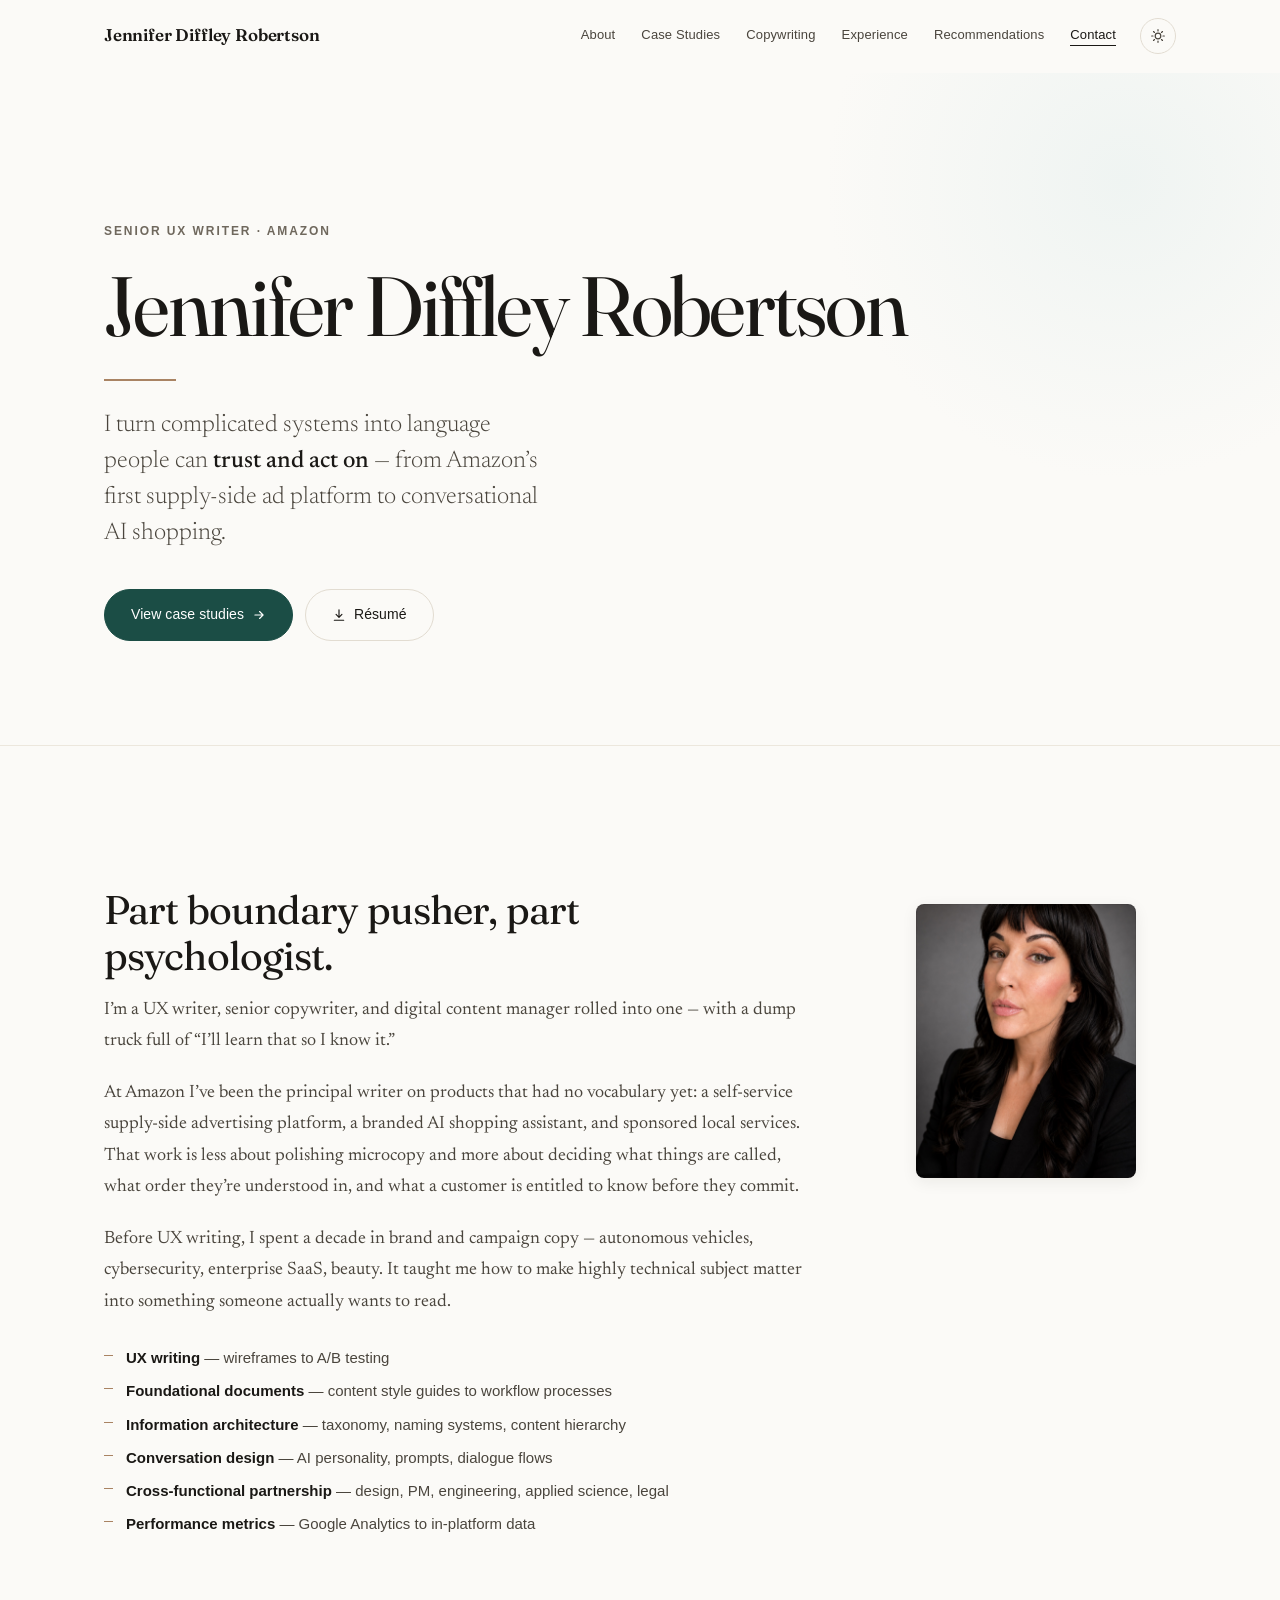
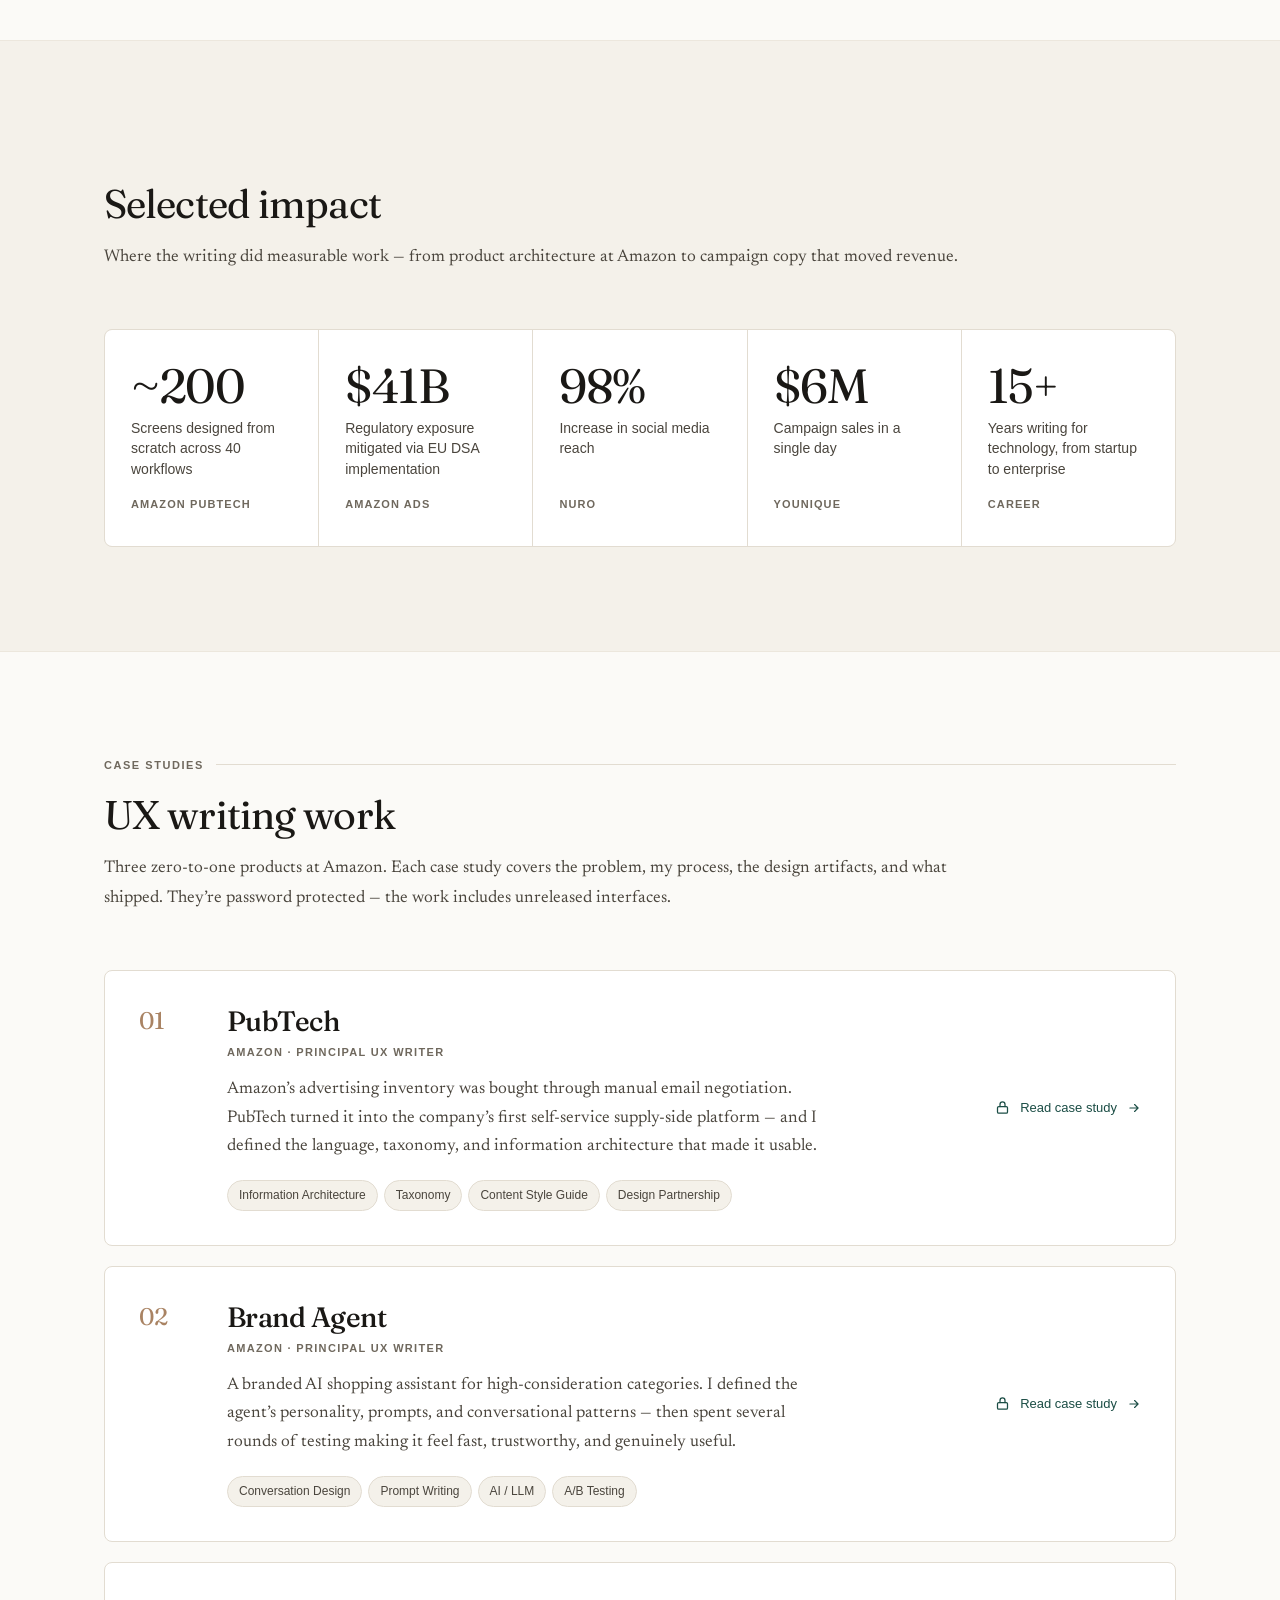
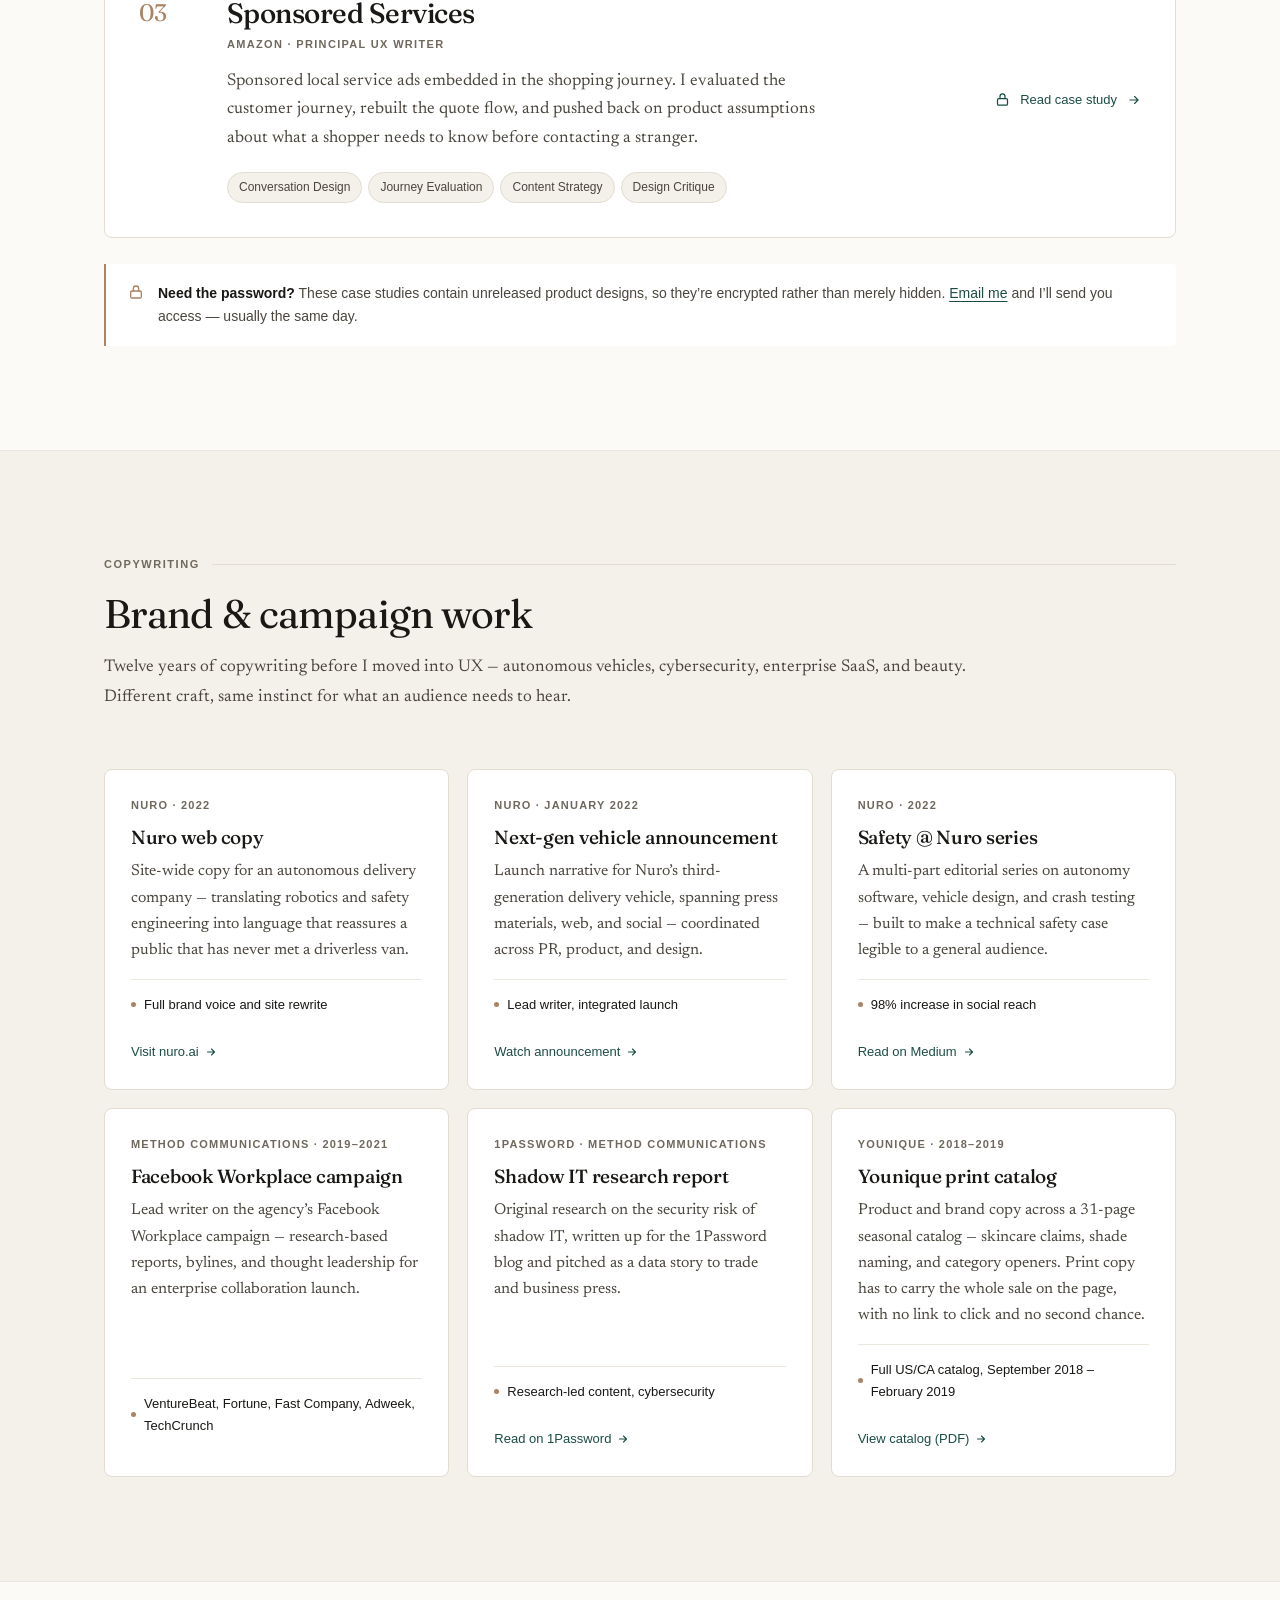
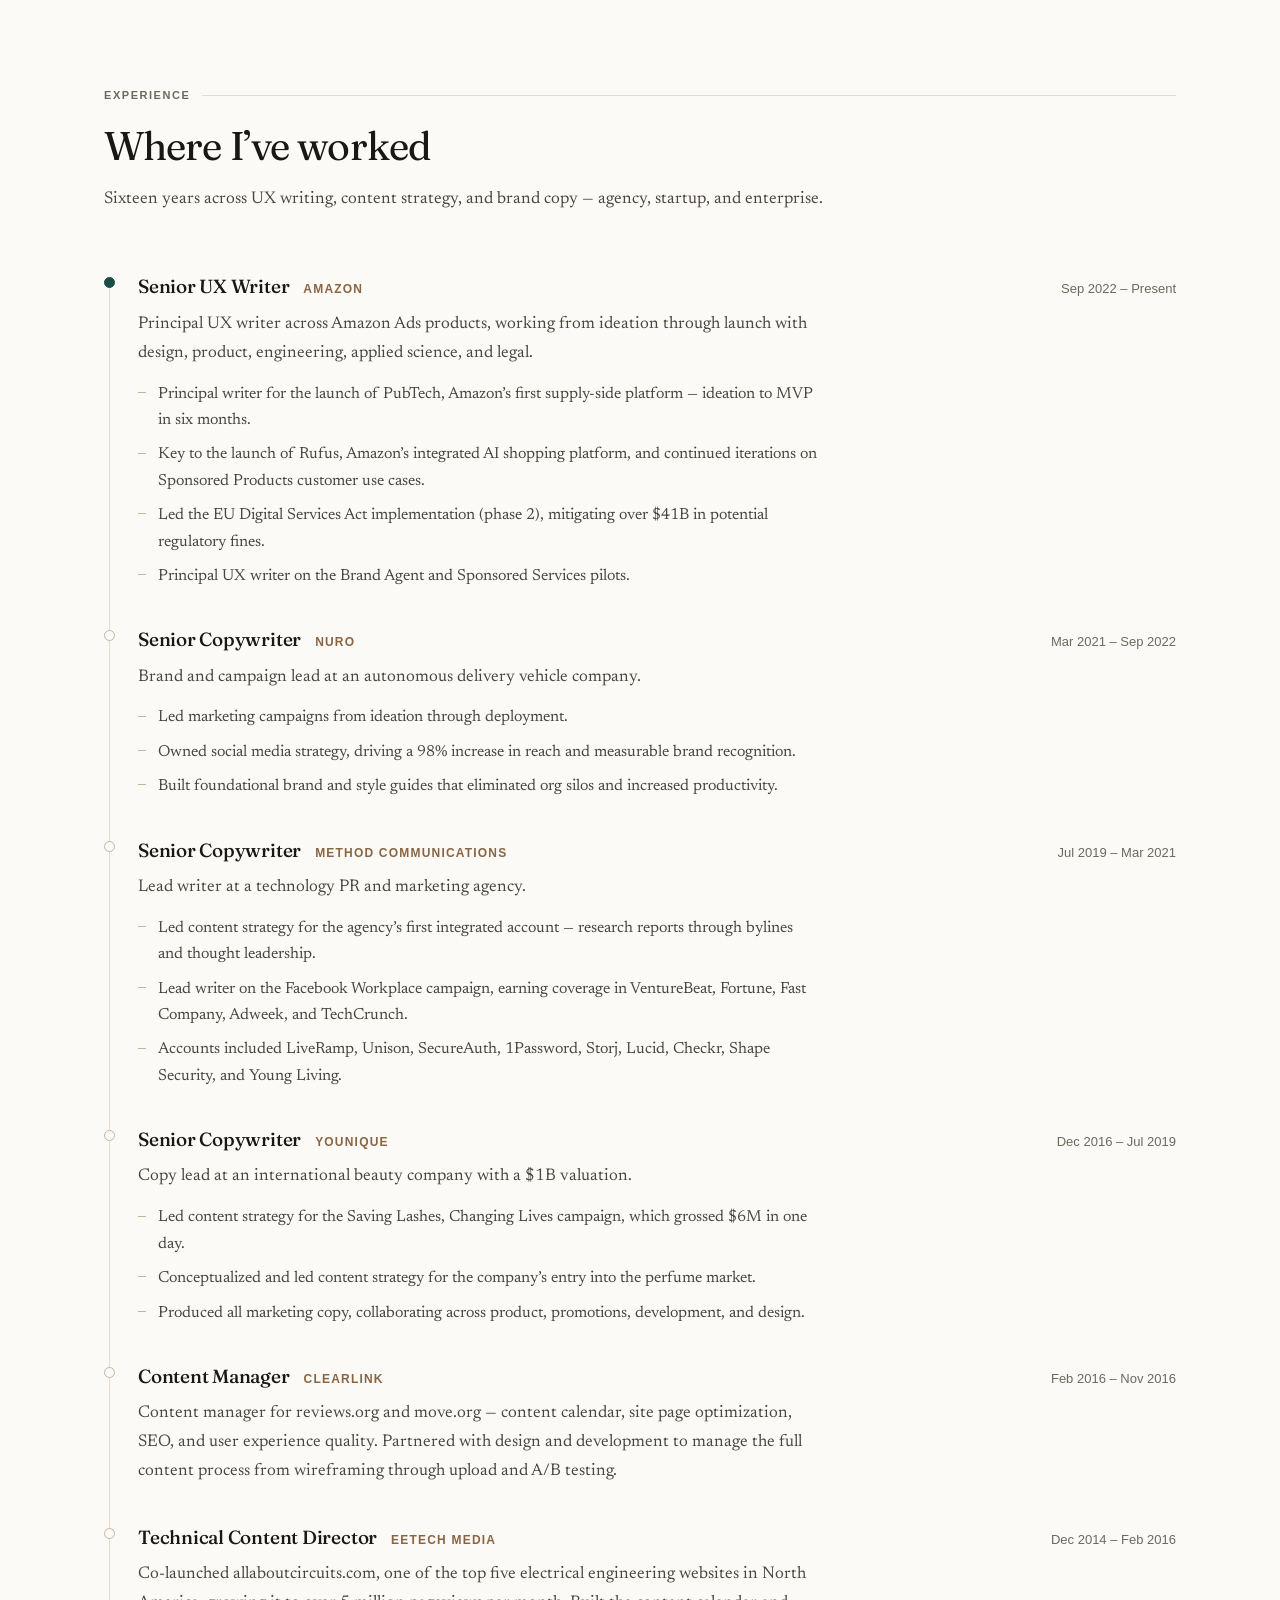
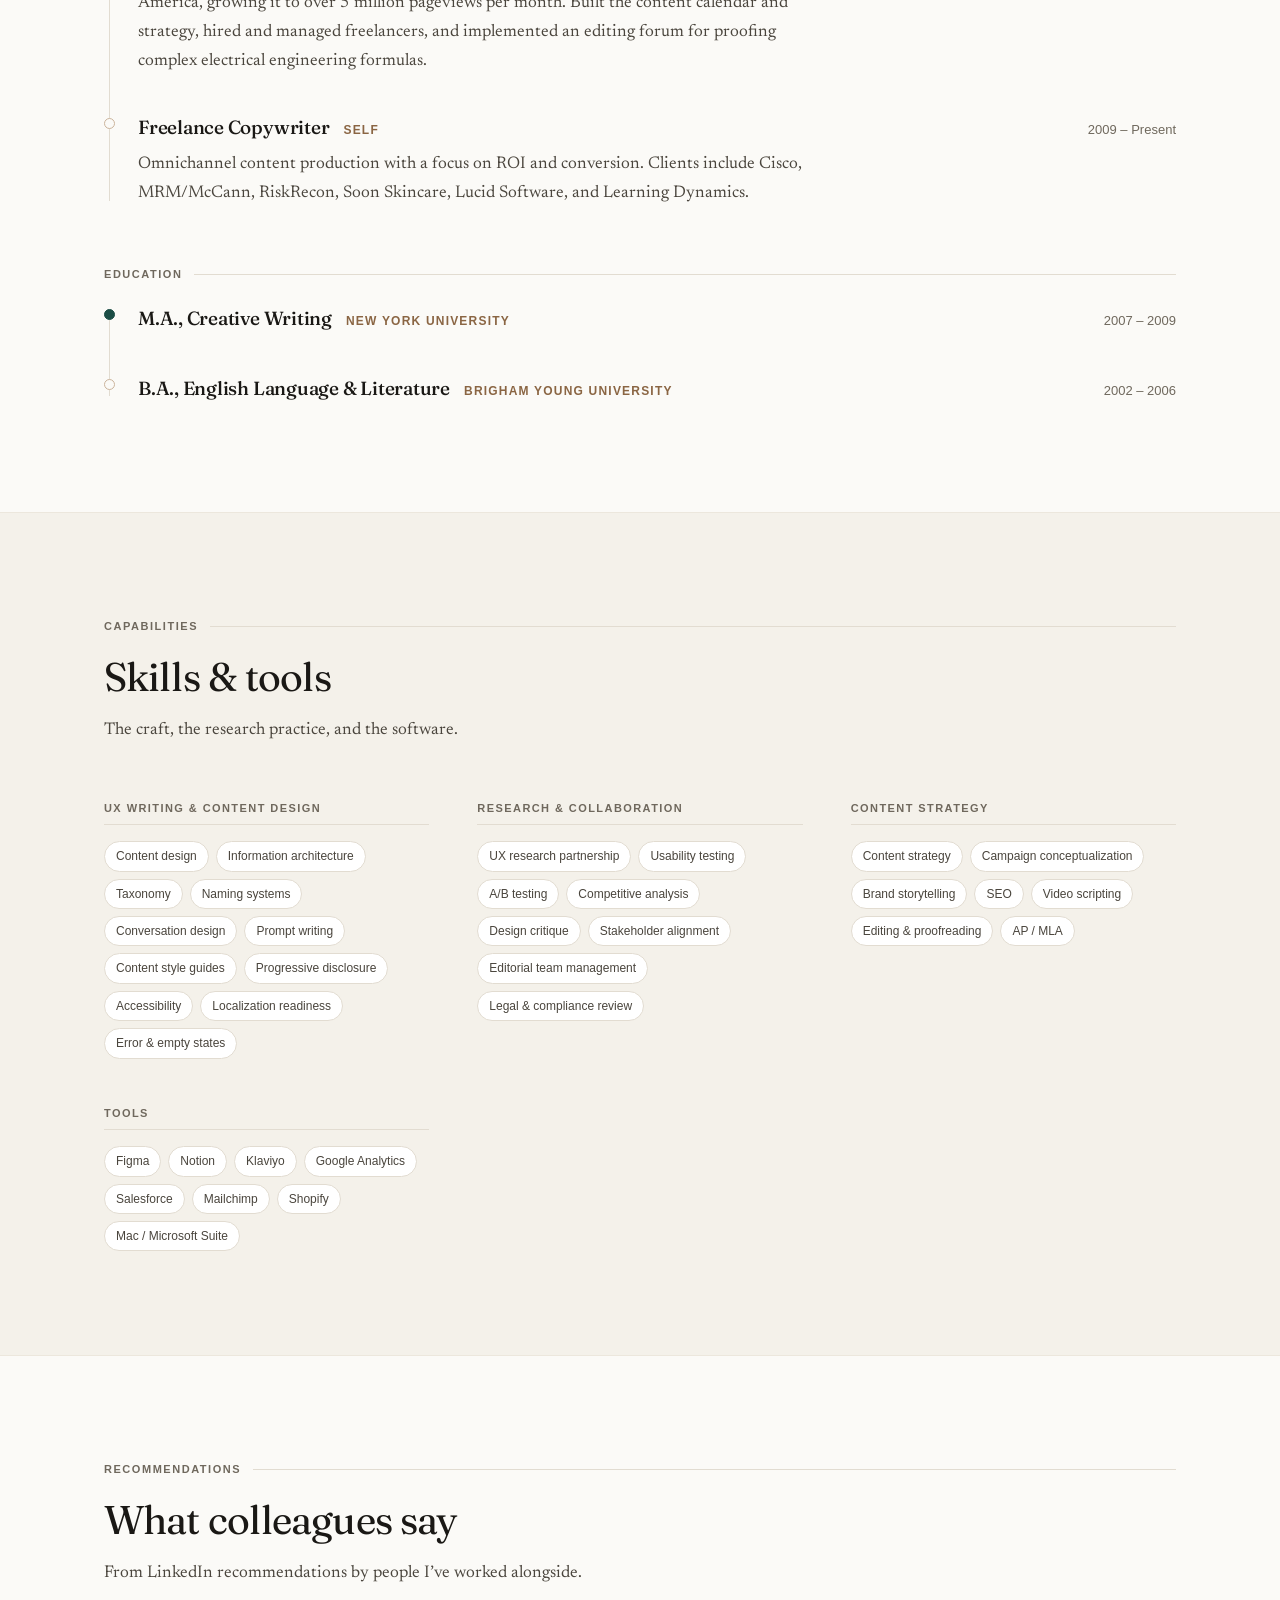
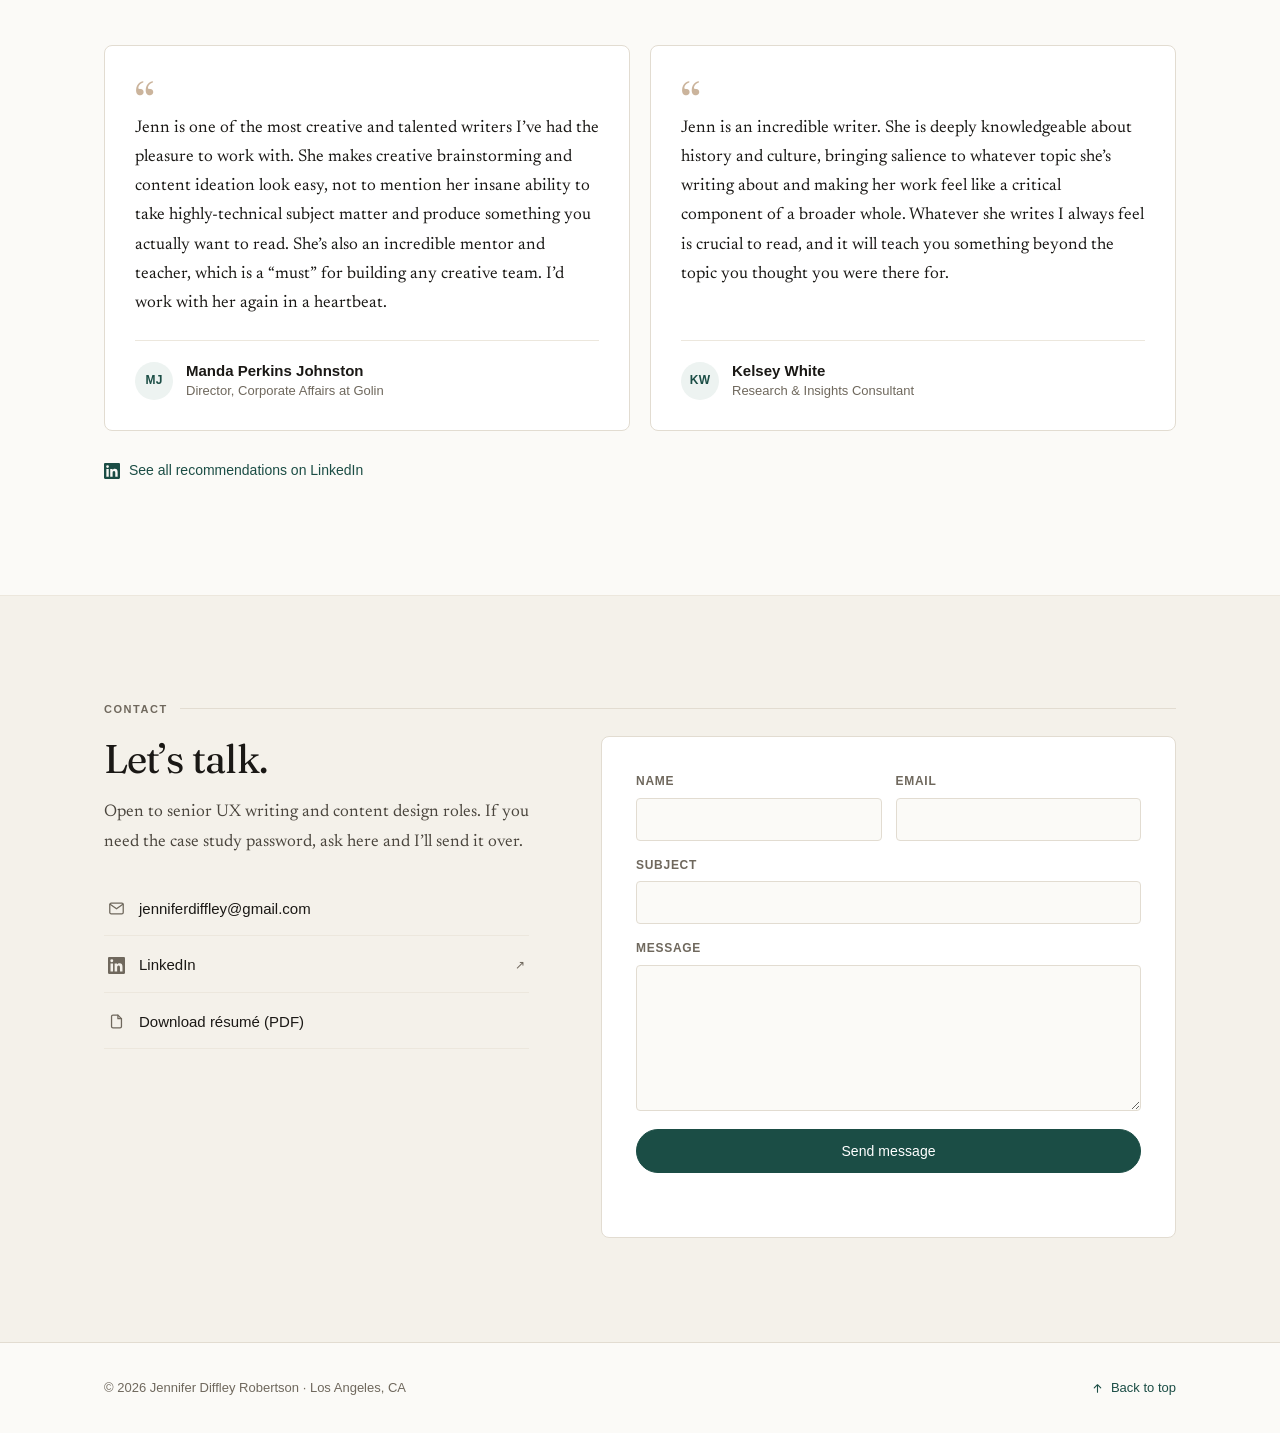
<file: index.html>
<!DOCTYPE html>
<html lang="en" data-theme="light">
<head>
<meta charset="utf-8">
<meta name="viewport" content="width=device-width, initial-scale=1">

<title>Jennifer Diffley Robertson — Senior UX Writer</title>
<meta name="description" content="Jennifer Diffley Robertson is a Senior UX Writer at Amazon specializing in content design, information architecture, and conversation design for complex advertising and AI shopping products.">
<meta name="author" content="Jennifer Diffley Robertson">
<meta name="keywords" content="UX writer, UX writing, content design, conversation design, information architecture, content strategy, Jennifer Diffley Robertson, Jennifer Diffley, Amazon UX writer">

<!-- Canonical address. The custom domain is live, and og:url, og:image,
     sitemap.xml and robots.txt all point here too. -->
<link rel="canonical" href="https://jenniferdiffley.com/">

<meta property="og:type" content="website">
<meta property="og:title" content="Jennifer Diffley Robertson — Senior UX Writer">
<meta property="og:description" content="Content design, information architecture, and conversation design for complex products at Amazon.">
<meta property="og:url" content="https://jenniferdiffley.com/">
<meta property="og:image" content="https://jenniferdiffley.com/assets/img/jennifer-diffley.jpg">
<meta name="twitter:card" content="summary_large_image">

<link rel="icon" href="data:image/svg+xml,<svg xmlns='http://www.w3.org/2000/svg' viewBox='0 0 100 100'><rect width='100' height='100' rx='16' fill='%231b4d45'/><text y='72' x='50' text-anchor='middle' font-size='62' font-family='Georgia,serif' fill='%23fbfaf7'>J</text></svg>">

<link rel="preconnect" href="https://fonts.googleapis.com">
<link rel="preconnect" href="https://fonts.gstatic.com" crossorigin>
<link href="https://fonts.googleapis.com/css2?family=Fraunces:opsz,wght,SOFT,WONK@9..144,400..600,0..100,0..1&family=Newsreader:ital,opsz,wght@0,6..72,300..600;1,6..72,300..500&display=swap" rel="stylesheet">
<link rel="stylesheet" href="main.css">

<!-- Set theme before paint to avoid a flash of the wrong palette.
     Also marks the document as scripted, which is what arms the scroll-reveal
     animations — without it the content renders plainly visible instead of
     waiting at opacity 0 for JS that may never arrive. -->
<script>
  (function () {
    var html = document.documentElement;
    try {
      var saved = localStorage.getItem('jd-theme');
      var theme = saved || (window.matchMedia('(prefers-color-scheme: dark)').matches ? 'dark' : 'light');
      html.setAttribute('data-theme', theme);
    } catch (e) {}

    html.className += (html.className ? ' ' : '') + 'js';

    // Watchdog: if main.js never executes (blocked, 404, parse error), drop the
    // js flag so every .reveal section becomes visible rather than staying blank.
    setTimeout(function () {
      if (!window.__jdReady) html.className = html.className.replace(/\bjs\b/, '');
    }, 2500);
  })();
</script>

<!-- ====================================================================
     GOOGLE ANALYTICS 4
     Replace G-XXXXXXXXXX with Jennifer's Measurement ID, then uncomment.
     Get one at https://analytics.google.com → Admin → Data Streams.
     ====================================================================
<script async src="https://www.googletagmanager.com/gtag/js?id=G-XXXXXXXXXX"></script>
<script>
  window.dataLayer = window.dataLayer || [];
  function gtag(){dataLayer.push(arguments);}
  gtag('js', new Date());
  gtag('config', 'G-XXXXXXXXXX');
</script>
-->

<script type="application/ld+json">
{
  "@context": "https://schema.org",
  "@type": "Person",
  "name": "Jennifer Diffley Robertson",
  "alternateName": "Jennifer Diffley",
  "jobTitle": "Senior UX Writer",
  "worksFor": { "@type": "Organization", "name": "Amazon" },
  "email": "mailto:jenniferdiffley@gmail.com",
  "url": "https://jenniferdiffley.com/",
  "address": { "@type": "PostalAddress", "addressLocality": "Los Angeles", "addressRegion": "CA", "addressCountry": "US" },
  "alumniOf": [
    { "@type": "CollegeOrUniversity", "name": "New York University" },
    { "@type": "CollegeOrUniversity", "name": "Brigham Young University" }
  ],
  "knowsAbout": ["UX Writing", "Content Design", "Information Architecture", "Conversation Design", "Content Strategy"],
  "sameAs": [
    "https://www.linkedin.com/in/jennifer-diffley"
  ]
}
</script>
</head>

<body>
<a class="skip-link" href="#main">Skip to content</a>

<!-- ==================================================================== -->
<!-- NAV                                                                  -->
<!-- ==================================================================== -->
<nav class="site-nav" id="siteNav">
  <div class="nav-inner">
    <a class="wordmark" href="#top">
      Jennifer Diffley Robertson
      <span class="wordmark-rule"></span>
    </a>

    <ul class="nav-links" id="navLinks">
      <li><a href="#about">About</a></li>
      <li><a href="#work">Case Studies</a></li>
      <li><a href="#copywriting">Copywriting</a></li>
      <li><a href="#experience">Experience</a></li>
      <li><a href="#recommendations">Recommendations</a></li>
      <li><a href="#contact">Contact</a></li>
    </ul>

    <button class="theme-toggle" id="themeToggle" type="button" aria-label="Switch to dark mode">
      <svg class="icon-sun" viewBox="0 0 24 24" fill="none" stroke="currentColor" stroke-width="1.8" stroke-linecap="round" aria-hidden="true">
        <circle cx="12" cy="12" r="4.2"/>
        <path d="M12 2.5v2M12 19.5v2M2.5 12h2M19.5 12h2M5.3 5.3l1.4 1.4M17.3 17.3l1.4 1.4M18.7 5.3l-1.4 1.4M6.7 17.3l-1.4 1.4"/>
      </svg>
      <svg class="icon-moon" viewBox="0 0 24 24" fill="none" stroke="currentColor" stroke-width="1.8" stroke-linecap="round" stroke-linejoin="round" aria-hidden="true">
        <path d="M20 14.5A8.5 8.5 0 019.5 4a7 7 0 108.9 10.4 8.6 8.6 0 011.6.1z"/>
      </svg>
    </button>

    <button class="nav-toggle" id="navToggle" type="button" aria-label="Menu" aria-expanded="false" aria-controls="navLinks">
      <span class="bar"></span><span class="bar"></span><span class="bar"></span>
    </button>
  </div>
</nav>

<main id="main">
<span id="top"></span>

<!-- ==================================================================== -->
<!-- HERO                                                                 -->
<!-- ==================================================================== -->
<header class="hero">
  <div class="container hero-inner">
    <p class="hero-role">Senior UX Writer · Amazon</p>
    <h1>Jennifer&nbsp;Diffley Robertson</h1>
    <div class="hero-rule"></div>
    <p class="hero-lede">
      I turn complicated systems into language people can <strong>trust and act on</strong> — from
      Amazon’s first supply-side ad platform to conversational AI shopping.
    </p>
    <div class="hero-actions">
      <a class="btn" href="#work">
        View case studies
        <svg viewBox="0 0 24 24" fill="none" stroke="currentColor" stroke-width="2" stroke-linecap="round" stroke-linejoin="round" aria-hidden="true"><path d="M5 12h14M13 6l6 6-6 6"/></svg>
      </a>
      <a class="btn btn--ghost" href="assets/Jennifer-Diffley-Robertson-Resume-2026.pdf"
         download="Jennifer-Diffley-Robertson-Resume-2026.pdf" data-download>
        <svg viewBox="0 0 24 24" fill="none" stroke="currentColor" stroke-width="2" stroke-linecap="round" stroke-linejoin="round" aria-hidden="true"><path d="M12 3v12M7 11l5 5 5-5M4 21h16"/></svg>
        Résumé
      </a>
    </div>
  </div>
</header>

<!-- ==================================================================== -->
<!-- ABOUT                                                                -->
<!-- ==================================================================== -->
<section class="section" id="about">
  <div class="container">
    <p class="eyebrow reveal">About</p>
    <div class="about-grid">
      <div class="about-prose reveal">
        <h2 class="section-title">Part boundary pusher, part psychologist.</h2>
        <p>
          I’m a UX writer, senior copywriter, and digital content manager rolled into one — with a
          dump truck full of “I’ll learn that so I know it.”
        </p>
        <p>
          At Amazon I’ve been the principal writer on products that had no vocabulary yet: a
          self-service supply-side advertising platform, a branded AI shopping assistant, and
          sponsored local services. That work is less about polishing microcopy and more about
          deciding what things are called, what order they’re understood in, and what a
          customer is entitled to know before they commit.
        </p>
        <p>
          Before UX writing, I spent a decade in brand and campaign copy — autonomous vehicles,
          cybersecurity, enterprise SaaS, beauty. It taught me how to make highly technical
          subject matter into something someone actually wants to read.
        </p>
        <ul class="about-does">
          <li><strong>UX writing</strong> — wireframes to A/B testing</li>
          <li><strong>Foundational documents</strong> — content style guides to workflow processes</li>
          <li><strong>Information architecture</strong> — taxonomy, naming systems, content hierarchy</li>
          <li><strong>Conversation design</strong> — AI personality, prompts, dialogue flows</li>
          <li><strong>Cross-functional partnership</strong> — design, PM, engineering, applied science, legal</li>
          <li><strong>Performance metrics</strong> — Google Analytics to in-platform data</li>
        </ul>
      </div>

      <figure class="about-portrait reveal">
        <img src="assets/img/jennifer-diffley.jpg" alt="Jennifer Diffley Robertson" width="900" height="1124" loading="lazy">
      </figure>
    </div>
  </div>
</section>

<!-- ==================================================================== -->
<!-- STATS                                                                -->
<!-- ==================================================================== -->
<section class="section section--alt" id="impact">
  <div class="container">
    <p class="eyebrow reveal">By the numbers</p>
    <h2 class="section-title reveal">Selected impact</h2>
    <p class="section-intro reveal">
      Where the writing did measurable work — from product architecture at Amazon to
      campaign copy that moved revenue.
    </p>

    <div class="stats-grid reveal">
      <div class="stat">
        <span class="stat-number" data-target="200" data-prefix="~">~200</span>
        <span class="stat-label">Screens designed from scratch across 40 workflows</span>
        <span class="stat-context">Amazon PubTech</span>
      </div>

      <div class="stat">
        <span class="stat-number" data-target="41" data-prefix="$" data-suffix="B">$41B</span>
        <span class="stat-label">Regulatory exposure mitigated via EU DSA implementation</span>
        <span class="stat-context">Amazon Ads</span>
      </div>

      <div class="stat">
        <span class="stat-number" data-target="98" data-suffix="%">98%</span>
        <span class="stat-label">Increase in social media reach</span>
        <span class="stat-context">Nuro</span>
      </div>

      <div class="stat">
        <span class="stat-number" data-target="6" data-prefix="$" data-suffix="M">$6M</span>
        <span class="stat-label">Campaign sales in a single day</span>
        <span class="stat-context">Younique</span>
      </div>

      <div class="stat">
        <span class="stat-number" data-target="15" data-suffix="+">15+</span>
        <span class="stat-label">Years writing for technology, from startup to enterprise</span>
        <span class="stat-context">Career</span>
      </div>
    </div>
  </div>
</section>

<!-- ==================================================================== -->
<!-- CASE STUDIES                                                         -->
<!-- ==================================================================== -->
<section class="section" id="work">
  <div class="container">
    <p class="eyebrow reveal">Case studies</p>
    <h2 class="section-title reveal">UX writing work</h2>
    <p class="section-intro reveal">
      Three zero-to-one products at Amazon. Each case study covers the problem, my process,
      the design artifacts, and what shipped. They’re password protected — the work includes
      unreleased interfaces.
    </p>

    <div class="case-list">

      <a class="case-card reveal" href="case-studies/pubtech.html">
        <span class="case-index">01</span>
        <div>
          <h3 class="case-title">PubTech</h3>
          <p class="case-org">Amazon · Principal UX Writer</p>
          <p class="case-desc">
            Amazon’s advertising inventory was bought through manual email negotiation. PubTech
            turned it into the company’s first self-service supply-side platform — and I defined
            the language, taxonomy, and information architecture that made it usable.
          </p>
          <div class="case-tags">
            <span class="pill">Information Architecture</span>
            <span class="pill">Taxonomy</span>
            <span class="pill">Content Style Guide</span>
            <span class="pill">Design Partnership</span>
          </div>
        </div>
        <span class="case-cta">
          <svg class="lock" viewBox="0 0 24 24" fill="none" stroke="currentColor" stroke-width="2" stroke-linecap="round" stroke-linejoin="round" aria-hidden="true"><rect x="4" y="10.5" width="16" height="10.5" rx="2"/><path d="M8 10.5V7a4 4 0 018 0v3.5"/></svg>
          Read case study
          <svg class="arrow" viewBox="0 0 24 24" fill="none" stroke="currentColor" stroke-width="2" stroke-linecap="round" stroke-linejoin="round" aria-hidden="true"><path d="M5 12h14M13 6l6 6-6 6"/></svg>
        </span>
      </a>

      <a class="case-card reveal" href="case-studies/brand-agent.html">
        <span class="case-index">02</span>
        <div>
          <h3 class="case-title">Brand Agent</h3>
          <p class="case-org">Amazon · Principal UX Writer</p>
          <p class="case-desc">
            A branded AI shopping assistant for high-consideration categories. I defined the
            agent’s personality, prompts, and conversational patterns — then spent several
            rounds of testing making it feel fast, trustworthy, and genuinely useful.
          </p>
          <div class="case-tags">
            <span class="pill">Conversation Design</span>
            <span class="pill">Prompt Writing</span>
            <span class="pill">AI / LLM</span>
            <span class="pill">A/B Testing</span>
          </div>
        </div>
        <span class="case-cta">
          <svg class="lock" viewBox="0 0 24 24" fill="none" stroke="currentColor" stroke-width="2" stroke-linecap="round" stroke-linejoin="round" aria-hidden="true"><rect x="4" y="10.5" width="16" height="10.5" rx="2"/><path d="M8 10.5V7a4 4 0 018 0v3.5"/></svg>
          Read case study
          <svg class="arrow" viewBox="0 0 24 24" fill="none" stroke="currentColor" stroke-width="2" stroke-linecap="round" stroke-linejoin="round" aria-hidden="true"><path d="M5 12h14M13 6l6 6-6 6"/></svg>
        </span>
      </a>

      <a class="case-card reveal" href="case-studies/sponsored-services.html">
        <span class="case-index">03</span>
        <div>
          <h3 class="case-title">Sponsored Services</h3>
          <p class="case-org">Amazon · Principal UX Writer</p>
          <p class="case-desc">
            Sponsored local service ads embedded in the shopping journey. I evaluated the
            customer journey, rebuilt the quote flow, and pushed back on product assumptions
            about what a shopper needs to know before contacting a stranger.
          </p>
          <div class="case-tags">
            <span class="pill">Conversation Design</span>
            <span class="pill">Journey Evaluation</span>
            <span class="pill">Content Strategy</span>
            <span class="pill">Design Critique</span>
          </div>
        </div>
        <span class="case-cta">
          <svg class="lock" viewBox="0 0 24 24" fill="none" stroke="currentColor" stroke-width="2" stroke-linecap="round" stroke-linejoin="round" aria-hidden="true"><rect x="4" y="10.5" width="16" height="10.5" rx="2"/><path d="M8 10.5V7a4 4 0 018 0v3.5"/></svg>
          Read case study
          <svg class="arrow" viewBox="0 0 24 24" fill="none" stroke="currentColor" stroke-width="2" stroke-linecap="round" stroke-linejoin="round" aria-hidden="true"><path d="M5 12h14M13 6l6 6-6 6"/></svg>
        </span>
      </a>

    </div>

    <div class="case-note reveal">
      <svg viewBox="0 0 24 24" fill="none" stroke="currentColor" stroke-width="2" stroke-linecap="round" stroke-linejoin="round" aria-hidden="true"><rect x="4" y="10.5" width="16" height="10.5" rx="2"/><path d="M8 10.5V7a4 4 0 018 0v3.5"/></svg>
      <span>
        <strong>Need the password?</strong>
        These case studies contain unreleased product designs, so they’re encrypted rather than
        merely hidden. <a href="#contact">Email me</a> and I’ll send you access — usually the same day.
      </span>
    </div>
  </div>
</section>

<!-- ==================================================================== -->
<!-- COPYWRITING                                                          -->
<!-- ==================================================================== -->
<section class="section section--alt" id="copywriting">
  <div class="container">
    <p class="eyebrow reveal">Copywriting</p>
    <h2 class="section-title reveal">Brand &amp; campaign work</h2>
    <p class="section-intro reveal">
      Twelve years of copywriting before I moved into UX — autonomous vehicles, cybersecurity,
      enterprise SaaS, and beauty. Different craft, same instinct for what an audience needs to hear.
    </p>

    <div class="copy-grid">

      <a class="copy-card reveal" href="https://www.nuro.ai/" target="_blank" rel="noopener noreferrer">
        <p class="copy-meta">Nuro · 2022</p>
        <h3 class="copy-title">Nuro web copy</h3>
        <p class="copy-desc">
          Site-wide copy for an autonomous delivery company — translating robotics and safety
          engineering into language that reassures a public that has never met a driverless van.
        </p>
        <p class="copy-result">Full brand voice and site rewrite</p>
        <span class="copy-link">Visit nuro.ai <svg viewBox="0 0 24 24" fill="none" stroke="currentColor" stroke-width="2.2" stroke-linecap="round" stroke-linejoin="round" aria-hidden="true"><path d="M5 12h14M13 6l6 6-6 6"/></svg></span>
      </a>

      <a class="copy-card reveal" href="https://www.youtube.com/watch?v=ytH4t8fsIzw" target="_blank" rel="noopener noreferrer">
        <p class="copy-meta">Nuro · January 2022</p>
        <h3 class="copy-title">Next-gen vehicle announcement</h3>
        <p class="copy-desc">
          Launch narrative for Nuro’s third-generation delivery vehicle, spanning press
          materials, web, and social — coordinated across PR, product, and design.
        </p>
        <p class="copy-result">Lead writer, integrated launch</p>
        <span class="copy-link">Watch announcement <svg viewBox="0 0 24 24" fill="none" stroke="currentColor" stroke-width="2.2" stroke-linecap="round" stroke-linejoin="round" aria-hidden="true"><path d="M5 12h14M13 6l6 6-6 6"/></svg></span>
      </a>

      <a class="copy-card reveal" href="https://medium.com/nuro/safety-nuro-our-vehicles-f3c33d605614" target="_blank" rel="noopener noreferrer">
        <p class="copy-meta">Nuro · 2022</p>
        <h3 class="copy-title">Safety @ Nuro series</h3>
        <p class="copy-desc">
          A multi-part editorial series on autonomy software, vehicle design, and crash
          testing — built to make a technical safety case legible to a general audience.
        </p>
        <p class="copy-result">98% increase in social reach</p>
        <span class="copy-link">Read on Medium <svg viewBox="0 0 24 24" fill="none" stroke="currentColor" stroke-width="2.2" stroke-linecap="round" stroke-linejoin="round" aria-hidden="true"><path d="M5 12h14M13 6l6 6-6 6"/></svg></span>
      </a>

      <div class="copy-card copy-card--static reveal">
        <p class="copy-meta">Method Communications · 2019–2021</p>
        <h3 class="copy-title">Facebook Workplace campaign</h3>
        <p class="copy-desc">
          Lead writer on the agency’s Facebook Workplace campaign — research-based reports,
          bylines, and thought leadership for an enterprise collaboration launch.
        </p>
        <p class="copy-result">VentureBeat, Fortune, Fast Company, Adweek, TechCrunch</p>
      </div>

      <a class="copy-card reveal" href="https://1password.com/blog/challenges-of-shadow-it" target="_blank" rel="noopener noreferrer">
        <p class="copy-meta">1Password · Method Communications</p>
        <h3 class="copy-title">Shadow IT research report</h3>
        <p class="copy-desc">
          Original research on the security risk of shadow IT, written up for the 1Password
          blog and pitched as a data story to trade and business press.
        </p>
        <p class="copy-result">Research-led content, cybersecurity</p>
        <span class="copy-link">Read on 1Password <svg viewBox="0 0 24 24" fill="none" stroke="currentColor" stroke-width="2.2" stroke-linecap="round" stroke-linejoin="round" aria-hidden="true"><path d="M5 12h14M13 6l6 6-6 6"/></svg></span>
      </a>

      <a class="copy-card reveal" href="assets/Younique-Print-Catalog-2018.pdf" target="_blank" rel="noopener noreferrer">
        <p class="copy-meta">Younique · 2018–2019</p>
        <h3 class="copy-title">Younique print catalog</h3>
        <p class="copy-desc">
          Product and brand copy across a 31-page seasonal catalog — skincare claims, shade
          naming, and category openers. Print copy has to carry the whole sale on the page,
          with no link to click and no second chance.
        </p>
        <p class="copy-result">Full US/CA catalog, September 2018 – February 2019</p>
        <span class="copy-link">View catalog (PDF) <svg viewBox="0 0 24 24" fill="none" stroke="currentColor" stroke-width="2.2" stroke-linecap="round" stroke-linejoin="round" aria-hidden="true"><path d="M5 12h14M13 6l6 6-6 6"/></svg></span>
      </a>

    </div>

  </div>
</section>

<!-- ==================================================================== -->
<!-- EXPERIENCE                                                           -->
<!-- ==================================================================== -->
<section class="section" id="experience">
  <div class="container">
    <p class="eyebrow reveal">Experience</p>
    <h2 class="section-title reveal">Where I’ve worked</h2>
    <p class="section-intro reveal">
      Sixteen years across UX writing, content strategy, and brand copy — agency, startup,
      and enterprise.
    </p>

    <div class="timeline reveal">

      <div class="tl-item">
        <div class="tl-head">
          <span class="tl-role">Senior UX Writer</span>
          <span class="tl-org">Amazon</span>
          <span class="tl-date">Sep 2022 – Present</span>
        </div>
        <p class="tl-body">
          Principal UX writer across Amazon Ads products, working from ideation through launch
          with design, product, engineering, applied science, and legal.
        </p>
        <ul class="tl-points">
          <li>Principal writer for the launch of PubTech, Amazon’s first supply-side platform — ideation to MVP in six months.</li>
          <li>Key to the launch of Rufus, Amazon’s integrated AI shopping platform, and continued iterations on Sponsored Products customer use cases.</li>
          <li>Led the EU Digital Services Act implementation (phase 2), mitigating over $41B in potential regulatory fines.</li>
          <li>Principal UX writer on the Brand Agent and Sponsored Services pilots.</li>
        </ul>
      </div>

      <div class="tl-item">
        <div class="tl-head">
          <span class="tl-role">Senior Copywriter</span>
          <span class="tl-org">Nuro</span>
          <span class="tl-date">Mar 2021 – Sep 2022</span>
        </div>
        <p class="tl-body">
          Brand and campaign lead at an autonomous delivery vehicle company.
        </p>
        <ul class="tl-points">
          <li>Led marketing campaigns from ideation through deployment.</li>
          <li>Owned social media strategy, driving a 98% increase in reach and measurable brand recognition.</li>
          <li>Built foundational brand and style guides that eliminated org silos and increased productivity.</li>
        </ul>
      </div>

      <div class="tl-item">
        <div class="tl-head">
          <span class="tl-role">Senior Copywriter</span>
          <span class="tl-org">Method Communications</span>
          <span class="tl-date">Jul 2019 – Mar 2021</span>
        </div>
        <p class="tl-body">
          Lead writer at a technology PR and marketing agency.
        </p>
        <ul class="tl-points">
          <li>Led content strategy for the agency’s first integrated account — research reports through bylines and thought leadership.</li>
          <li>Lead writer on the Facebook Workplace campaign, earning coverage in VentureBeat, Fortune, Fast Company, Adweek, and TechCrunch.</li>
          <li>Accounts included LiveRamp, Unison, SecureAuth, 1Password, Storj, Lucid, Checkr, Shape Security, and Young Living.</li>
        </ul>
      </div>

      <div class="tl-item">
        <div class="tl-head">
          <span class="tl-role">Senior Copywriter</span>
          <span class="tl-org">Younique</span>
          <span class="tl-date">Dec 2016 – Jul 2019</span>
        </div>
        <p class="tl-body">
          Copy lead at an international beauty company with a $1B valuation.
        </p>
        <ul class="tl-points">
          <li>Led content strategy for the Saving Lashes, Changing Lives campaign, which grossed $6M in one day.</li>
          <li>Conceptualized and led content strategy for the company’s entry into the perfume market.</li>
          <li>Produced all marketing copy, collaborating across product, promotions, development, and design.</li>
        </ul>
      </div>

      <div class="tl-item">
        <div class="tl-head">
          <span class="tl-role">Content Manager</span>
          <span class="tl-org">Clearlink</span>
          <span class="tl-date">Feb 2016 – Nov 2016</span>
        </div>
        <p class="tl-body">
          Content manager for reviews.org and move.org — content calendar, site page optimization,
          SEO, and user experience quality. Partnered with design and development to manage the
          full content process from wireframing through upload and A/B testing.
        </p>
      </div>

      <div class="tl-item">
        <div class="tl-head">
          <span class="tl-role">Technical Content Director</span>
          <span class="tl-org">EETech Media</span>
          <span class="tl-date">Dec 2014 – Feb 2016</span>
        </div>
        <p class="tl-body">
          Co-launched allaboutcircuits.com, one of the top five electrical engineering websites in
          North America, growing it to over 5 million pageviews per month. Built the content
          calendar and strategy, hired and managed freelancers, and implemented an editing forum
          for proofing complex electrical engineering formulas.
        </p>
      </div>

      <div class="tl-item">
        <div class="tl-head">
          <span class="tl-role">Freelance Copywriter</span>
          <span class="tl-org">Self</span>
          <span class="tl-date">2009 – Present</span>
        </div>
        <p class="tl-body">
          Omnichannel content production with a focus on ROI and conversion. Clients include
          Cisco, MRM/McCann, RiskRecon, Soon Skincare, Lucid Software, and Learning Dynamics.
        </p>
      </div>

    </div>

    <p class="eyebrow reveal" style="margin-top:56px">Education</p>
    <div class="timeline reveal">
      <div class="tl-item">
        <div class="tl-head">
          <span class="tl-role">M.A., Creative Writing</span>
          <span class="tl-org">New York University</span>
          <span class="tl-date">2007 – 2009</span>
        </div>
      </div>
      <div class="tl-item">
        <div class="tl-head">
          <span class="tl-role">B.A., English Language &amp; Literature</span>
          <span class="tl-org">Brigham Young University</span>
          <span class="tl-date">2002 – 2006</span>
        </div>
      </div>
    </div>
  </div>
</section>

<!-- ==================================================================== -->
<!-- SKILLS                                                               -->
<!-- ==================================================================== -->
<section class="section section--alt" id="skills">
  <div class="container">
    <p class="eyebrow reveal">Capabilities</p>
    <h2 class="section-title reveal">Skills &amp; tools</h2>
    <p class="section-intro reveal">
      The craft, the research practice, and the software.
    </p>

    <div class="skills-grid reveal">
      <div class="skill-group">
        <h3>UX Writing &amp; Content Design</h3>
        <div class="skill-pills">
          <span class="pill">Content design</span>
          <span class="pill">Information architecture</span>
          <span class="pill">Taxonomy</span>
          <span class="pill">Naming systems</span>
          <span class="pill">Conversation design</span>
          <span class="pill">Prompt writing</span>
          <span class="pill">Content style guides</span>
          <span class="pill">Progressive disclosure</span>
          <span class="pill">Accessibility</span>
          <span class="pill">Localization readiness</span>
          <span class="pill">Error &amp; empty states</span>
        </div>
      </div>

      <div class="skill-group">
        <h3>Research &amp; Collaboration</h3>
        <div class="skill-pills">
          <span class="pill">UX research partnership</span>
          <span class="pill">Usability testing</span>
          <span class="pill">A/B testing</span>
          <span class="pill">Competitive analysis</span>
          <span class="pill">Design critique</span>
          <span class="pill">Stakeholder alignment</span>
          <span class="pill">Editorial team management</span>
          <span class="pill">Legal &amp; compliance review</span>
        </div>
      </div>

      <div class="skill-group">
        <h3>Content Strategy</h3>
        <div class="skill-pills">
          <span class="pill">Content strategy</span>
          <span class="pill">Campaign conceptualization</span>
          <span class="pill">Brand storytelling</span>
          <span class="pill">SEO</span>
          <span class="pill">Video scripting</span>
          <span class="pill">Editing &amp; proofreading</span>
          <span class="pill">AP / MLA</span>
        </div>
      </div>

      <div class="skill-group">
        <h3>Tools</h3>
        <div class="skill-pills">
          <span class="pill">Figma</span>
          <span class="pill">Notion</span>
          <span class="pill">Klaviyo</span>
          <span class="pill">Google Analytics</span>
          <span class="pill">Salesforce</span>
          <span class="pill">Mailchimp</span>
          <span class="pill">Shopify</span>
          <span class="pill">Mac / Microsoft Suite</span>
        </div>
      </div>
    </div>
  </div>
</section>

<!-- ==================================================================== -->
<!-- RECOMMENDATIONS                                                      -->
<!-- ==================================================================== -->
<section class="section" id="recommendations">
  <div class="container">
    <p class="eyebrow reveal">Recommendations</p>
    <h2 class="section-title reveal">What colleagues say</h2>
    <p class="section-intro reveal">From LinkedIn recommendations by people I’ve worked alongside.</p>

    <div class="recs-grid">
      <div class="rec-card reveal">
        <p class="rec-quote">
          Jenn is one of the most creative and talented writers I’ve had the pleasure to work
          with. She makes creative brainstorming and content ideation look easy, not to mention
          her insane ability to take highly-technical subject matter and produce something you
          actually want to read. She’s also an incredible mentor and teacher, which is a “must”
          for building any creative team. I’d work with her again in a heartbeat.
        </p>
        <div class="rec-author">
          <span class="rec-avatar" aria-hidden="true">MJ</span>
          <span>
            <span class="rec-name">Manda Perkins Johnston</span>
            <span class="rec-title">Director, Corporate Affairs at Golin</span>
          </span>
        </div>
      </div>

      <div class="rec-card reveal">
        <p class="rec-quote">
          Jenn is an incredible writer. She is deeply knowledgeable about history and culture,
          bringing salience to whatever topic she’s writing about and making her work feel like a
          critical component of a broader whole. Whatever she writes I always feel is crucial to
          read, and it will teach you something beyond the topic you thought you were there for.
        </p>
        <div class="rec-author">
          <span class="rec-avatar" aria-hidden="true">KW</span>
          <span>
            <span class="rec-name">Kelsey White</span>
            <span class="rec-title">Research &amp; Insights Consultant</span>
          </span>
        </div>
      </div>
    </div>

    <div class="recs-footer reveal">
      <a class="linkedin-link" href="https://www.linkedin.com/in/jennifer-diffley/details/recommendations/" target="_blank" rel="noopener noreferrer">
        <svg viewBox="0 0 24 24" fill="currentColor" aria-hidden="true"><path d="M20.45 20.45h-3.55v-5.57c0-1.33-.03-3.04-1.85-3.04-1.86 0-2.14 1.45-2.14 2.94v5.67H9.35V9h3.41v1.56h.05c.48-.9 1.64-1.85 3.37-1.85 3.6 0 4.27 2.37 4.27 5.46v6.28zM5.34 7.43a2.06 2.06 0 110-4.13 2.06 2.06 0 010 4.13zm1.78 13.02H3.56V9h3.56v11.45zM22.22 0H1.77C.79 0 0 .77 0 1.73v20.54C0 23.23.79 24 1.77 24h20.45c.98 0 1.78-.77 1.78-1.73V1.73C24 .77 23.2 0 22.22 0z"/></svg>
        See all recommendations on LinkedIn
      </a>
    </div>
  </div>
</section>

<!-- ==================================================================== -->
<!-- CONTACT                                                              -->
<!-- ==================================================================== -->
<section class="section section--alt" id="contact">
  <div class="container">
    <p class="eyebrow reveal">Contact</p>
    <div class="contact-grid">
      <div class="reveal">
        <h2 class="section-title">Let’s talk.</h2>
        <p class="section-intro" style="margin-bottom:0">
          Open to senior UX writing and content design roles. If you need the case
          study password, ask here and I’ll send it over.
        </p>
        <ul class="contact-links">
          <li>
            <a href="mailto:jenniferdiffley@gmail.com?subject=Hello%20Jennifer">
              <svg viewBox="0 0 24 24" fill="none" stroke="currentColor" stroke-width="1.8" stroke-linecap="round" stroke-linejoin="round" aria-hidden="true"><rect x="2.5" y="4.5" width="19" height="15" rx="2"/><path d="M3 6l9 6.5L21 6"/></svg>
              jenniferdiffley@gmail.com
            </a>
          </li>
          <li>
            <a href="https://www.linkedin.com/in/jennifer-diffley" target="_blank" rel="noopener noreferrer">
              <svg viewBox="0 0 24 24" fill="currentColor" aria-hidden="true"><path d="M20.45 20.45h-3.55v-5.57c0-1.33-.03-3.04-1.85-3.04-1.86 0-2.14 1.45-2.14 2.94v5.67H9.35V9h3.41v1.56h.05c.48-.9 1.64-1.85 3.37-1.85 3.6 0 4.27 2.37 4.27 5.46v6.28zM5.34 7.43a2.06 2.06 0 110-4.13 2.06 2.06 0 010 4.13zm1.78 13.02H3.56V9h3.56v11.45zM22.22 0H1.77C.79 0 0 .77 0 1.73v20.54C0 23.23.79 24 1.77 24h20.45c.98 0 1.78-.77 1.78-1.73V1.73C24 .77 23.2 0 22.22 0z"/></svg>
              LinkedIn
              <span class="ext">↗</span>
            </a>
          </li>
          <li>
            <a href="assets/Jennifer-Diffley-Robertson-Resume-2026.pdf"
               download="Jennifer-Diffley-Robertson-Resume-2026.pdf" data-download>
              <svg viewBox="0 0 24 24" fill="none" stroke="currentColor" stroke-width="1.8" stroke-linecap="round" stroke-linejoin="round" aria-hidden="true"><path d="M14 3H7a2 2 0 00-2 2v14a2 2 0 002 2h10a2 2 0 002-2V8z"/><path d="M14 3v5h5"/></svg>
              Download résumé (PDF)
            </a>
          </li>
        </ul>
      </div>

      <!-- ================================================================
           CONTACT FORM
           Set data-endpoint to a Formspree form ID to enable direct sending:
             1. Sign up free at https://formspree.io
             2. Create a form → copy the endpoint, e.g.
                https://formspree.io/f/abcdwxyz
             3. Paste it into data-endpoint below.
           Until then, the form safely falls back to opening an email draft.
           ================================================================ -->
      <form class="contact-form reveal" id="contactForm" data-endpoint="https://formspree.io/f/xpqvnkqy" novalidate>
        <div class="form-row">
          <div class="field">
            <label for="cf-name">Name</label>
            <input type="text" id="cf-name" name="name" autocomplete="name" required>
          </div>
          <div class="field">
            <label for="cf-email">Email</label>
            <input type="email" id="cf-email" name="email" autocomplete="email" required>
          </div>
        </div>
        <div class="field">
          <label for="cf-subject">Subject</label>
          <input type="text" id="cf-subject" name="subject">
        </div>
        <div class="field">
          <label for="cf-message">Message</label>
          <textarea id="cf-message" name="message" rows="5" required></textarea>
        </div>
        <input type="text" name="_gotcha" tabindex="-1" autocomplete="off" aria-hidden="true" style="position:absolute;left:-9999px">
        <button class="btn" type="submit">Send message</button>
        <p class="form-status" id="formStatus" role="status" aria-live="polite"></p>
      </form>
    </div>
  </div>
</section>

</main>

<footer class="site-footer">
  <div class="footer-inner">
    <p>© <span id="year">2026</span> Jennifer Diffley Robertson · Los Angeles, CA</p>
    <a class="to-top" href="#top">
      <svg viewBox="0 0 24 24" fill="none" stroke="currentColor" stroke-width="2" stroke-linecap="round" stroke-linejoin="round" aria-hidden="true"><path d="M12 19V5M6 11l6-6 6 6"/></svg>
      Back to top
    </a>
  </div>
</footer>

<script src="main.js"></script>
</body>
</html>
</file>
<file: main.css>
/* ==========================================================================
   Jennifer Diffley — UX Writing Portfolio
   Editorial type system. Warm paper, pine, bronze.
   ========================================================================== */

/* --------------------------------------------------------------------------
   1. Tokens
   -------------------------------------------------------------------------- */
:root {
  /* Type */
  --font-display: "Fraunces", "Iowan Old Style", Georgia, serif;
  --font-prose: "Newsreader", "Iowan Old Style", Georgia, serif;
  --font-ui: -apple-system, BlinkMacSystemFont, "Segoe UI", Helvetica, Arial, sans-serif;

  /* Warm paper palette */
  --paper: #fbfaf7;
  --paper-alt: #f4f1ea;
  --surface: #ffffff;
  --ink: #1a1815;
  --ink-mid: #4a453d;
  --ink-soft: #6f685d;
  --rule: #e2dcd1;
  --rule-soft: #ece7dd;

  --pine: #1b4d45;
  --pine-hover: #12352f;
  --pine-wash: #edf3f1;
  --bronze: #a98363;
  --bronze-soft: #cbb49c;
  /* Darker bronze for small text — --bronze is only 3.3:1 on --paper, which
     fails WCAG AA below 18pt. Use this wherever bronze carries actual words. */
  --bronze-ink: #8a6543;

  /* Layout */
  --container: 1120px;
  --prose: 68ch;
  --radius: 4px;
  --radius-lg: 8px;

  /* Motion */
  --ease: cubic-bezier(0.4, 0, 0.2, 1);
  --shadow-sm: 0 1px 2px rgba(26, 24, 21, 0.05);
  --shadow-md: 0 4px 16px rgba(26, 24, 21, 0.07);
  --shadow-lg: 0 12px 40px rgba(26, 24, 21, 0.1);

  color-scheme: light;
}

html[data-theme="dark"] {
  --paper: #13120f;
  --paper-alt: #1a1814;
  --surface: #1e1b16;
  --ink: #f3f0e8;
  --ink-mid: #c4bdb1;
  --ink-soft: #989083;
  --rule: #322e26;
  --rule-soft: #262319;

  --pine: #7cbfb0;
  --pine-hover: #9ad3c6;
  --pine-wash: #1b2b28;
  --bronze: #c9a583;
  --bronze-soft: #8a7159;
  /* Already 8.2:1 on the dark paper — no separate text shade needed. */
  --bronze-ink: #c9a583;

  --shadow-sm: 0 1px 2px rgba(0, 0, 0, 0.4);
  --shadow-md: 0 4px 16px rgba(0, 0, 0, 0.45);
  --shadow-lg: 0 12px 40px rgba(0, 0, 0, 0.55);

  color-scheme: dark;
}

/* --------------------------------------------------------------------------
   2. Reset & base
   -------------------------------------------------------------------------- */
*,
*::before,
*::after { box-sizing: border-box; }

html {
  -webkit-text-size-adjust: 100%;
  scroll-behavior: smooth;
  scroll-padding-top: 88px;
}

body {
  margin: 0;
  background: var(--paper);
  color: var(--ink);
  font-family: var(--font-prose);
  font-size: 1.0625rem;
  line-height: 1.7;
  font-optical-sizing: auto;
  -webkit-font-smoothing: antialiased;
  -moz-osx-font-smoothing: grayscale;
  transition: background-color 0.3s var(--ease), color 0.3s var(--ease);
}

img { max-width: 100%; height: auto; display: block; }

a {
  color: var(--pine);
  text-decoration-thickness: 1px;
  text-underline-offset: 3px;
  transition: color 0.18s var(--ease);
}
a:hover { color: var(--pine-hover); }

:focus-visible {
  outline: 2px solid var(--pine);
  outline-offset: 3px;
  border-radius: 2px;
}

::selection { background: var(--bronze-soft); color: var(--ink); }

/* Headings */
h1, h2, h3, h4 {
  font-family: var(--font-display);
  font-weight: 500;
  line-height: 1.15;
  letter-spacing: -0.015em;
  color: var(--ink);
  margin: 0;
  font-variation-settings: "SOFT" 0, "WONK" 0;
}

/* --------------------------------------------------------------------------
   3. Utility
   -------------------------------------------------------------------------- */
.container {
  width: 100%;
  max-width: var(--container);
  margin-inline: auto;
  padding-inline: 24px;
}

.skip-link {
  position: absolute;
  left: -9999px;
  top: 0;
  z-index: 200;
  background: var(--pine);
  color: #fff;
  padding: 12px 20px;
  font-family: var(--font-ui);
  font-size: 0.875rem;
  border-radius: 0 0 var(--radius) 0;
}
.skip-link:focus { left: 0; }

.eyebrow {
  font-family: var(--font-ui);
  font-size: 0.6875rem;
  font-weight: 600;
  letter-spacing: 0.14em;
  text-transform: uppercase;
  color: var(--ink-soft);
  margin: 0 0 18px;
  display: flex;
  align-items: center;
  gap: 12px;
}
.eyebrow::after {
  content: "";
  flex: 1;
  height: 1px;
  background: var(--rule);
}

.visually-hidden {
  position: absolute;
  width: 1px; height: 1px;
  padding: 0; margin: -1px;
  overflow: hidden;
  clip: rect(0 0 0 0);
  white-space: nowrap;
  border: 0;
}

/* --------------------------------------------------------------------------
   4. Navigation
   -------------------------------------------------------------------------- */
.site-nav {
  position: sticky;
  top: 0;
  z-index: 100;
  /* Solid fallback first, for browsers without color-mix() */
  background: var(--paper);
  background: color-mix(in srgb, var(--paper) 88%, transparent);
  backdrop-filter: saturate(160%) blur(12px);
  -webkit-backdrop-filter: saturate(160%) blur(12px);
  border-bottom: 1px solid transparent;
  transition: border-color 0.3s var(--ease), background-color 0.3s var(--ease);
}
.site-nav.is-stuck { border-bottom-color: var(--rule); }

.nav-inner {
  max-width: var(--container);
  margin-inline: auto;
  padding: 18px 24px;
  display: flex;
  align-items: center;
  gap: 24px;
}

.wordmark {
  font-family: var(--font-display);
  font-size: 1.0625rem;
  font-weight: 600;
  letter-spacing: -0.01em;
  color: var(--ink);
  text-decoration: none;
  white-space: nowrap;
  margin-right: auto;
}
.wordmark:hover { color: var(--ink); }
.wordmark .wordmark-rule {
  display: block;
  height: 1px;
  background: var(--bronze);
  transform: scaleX(0);
  transform-origin: left;
  transition: transform 0.3s var(--ease);
}
.wordmark:hover .wordmark-rule { transform: scaleX(1); }

.nav-links {
  display: flex;
  align-items: center;
  gap: 26px;
  list-style: none;
  margin: 0;
  padding: 0;
}
.nav-links a {
  font-family: var(--font-ui);
  font-size: 0.8125rem;
  font-weight: 500;
  letter-spacing: 0.01em;
  color: var(--ink-mid);
  text-decoration: none;
  padding: 4px 0;
  position: relative;
}
.nav-links a::after {
  content: "";
  position: absolute;
  left: 0; right: 0; bottom: 0;
  height: 1px;
  background: var(--ink);
  transform: scaleX(0);
  transform-origin: left;
  transition: transform 0.22s var(--ease);
}
.nav-links a:hover { color: var(--ink); }
.nav-links a:hover::after,
.nav-links a.is-active::after { transform: scaleX(1); }
.nav-links a.is-active { color: var(--ink); }

.theme-toggle,
.nav-toggle {
  background: none;
  border: 1px solid var(--rule);
  border-radius: 50%;
  width: 36px; height: 36px;
  display: grid;
  place-items: center;
  cursor: pointer;
  color: var(--ink-mid);
  flex-shrink: 0;
  transition: border-color 0.2s var(--ease), color 0.2s var(--ease), background-color 0.2s var(--ease);
}
.theme-toggle:hover,
.nav-toggle:hover {
  border-color: var(--ink-soft);
  color: var(--ink);
}
.theme-toggle svg { width: 16px; height: 16px; }
.theme-toggle .icon-moon { display: none; }
html[data-theme="dark"] .theme-toggle .icon-sun { display: none; }
html[data-theme="dark"] .theme-toggle .icon-moon { display: block; }

.nav-toggle { display: none; border-radius: var(--radius); }
.nav-toggle .bar {
  display: block;
  width: 16px; height: 1.5px;
  background: currentColor;
  transition: transform 0.25s var(--ease), opacity 0.2s var(--ease);
}
.nav-toggle .bar + .bar { margin-top: 4px; }
.nav-toggle[aria-expanded="true"] .bar:nth-child(1) { transform: translateY(5.5px) rotate(45deg); }
.nav-toggle[aria-expanded="true"] .bar:nth-child(2) { opacity: 0; }
.nav-toggle[aria-expanded="true"] .bar:nth-child(3) { transform: translateY(-5.5px) rotate(-45deg); }

/* --------------------------------------------------------------------------
   5. Hero
   -------------------------------------------------------------------------- */
.hero {
  padding: clamp(72px, 13vw, 148px) 0 clamp(56px, 9vw, 104px);
  position: relative;
  overflow: hidden;
}
.hero::before {
  content: "";
  position: absolute;
  top: -30%;
  right: -12%;
  width: 620px;
  height: 620px;
  border-radius: 50%;
  background: radial-gradient(circle, var(--pine-wash) 0%, transparent 68%);
  opacity: 0.85;
  pointer-events: none;
}

.hero-inner { position: relative; }

.hero h1 {
  font-size: clamp(2.75rem, 8.5vw, 5.25rem);
  font-weight: 400;
  line-height: 1.02;
  letter-spacing: -0.032em;
  margin: 0;
  font-variation-settings: "SOFT" 0, "WONK" 1;
}
.hero .hero-rule {
  width: 72px;
  height: 2px;
  background: var(--bronze);
  margin: 30px 0 26px;
}
.hero-role {
  font-family: var(--font-ui);
  font-size: 0.75rem;
  font-weight: 600;
  letter-spacing: 0.16em;
  text-transform: uppercase;
  color: var(--ink-soft);
  margin: 0 0 22px;
}
.hero-lede {
  font-size: clamp(1.1875rem, 2.4vw, 1.5rem);
  line-height: 1.5;
  color: var(--ink-mid);
  max-width: 34ch;
  margin: 0 0 38px;
  font-weight: 300;
}
.hero-lede strong {
  color: var(--ink);
  font-weight: 500;
}

.hero-actions {
  display: flex;
  flex-wrap: wrap;
  gap: 12px;
  align-items: center;
}

.btn {
  font-family: var(--font-ui);
  font-size: 0.875rem;
  font-weight: 500;
  letter-spacing: 0.005em;
  padding: 13px 26px;
  border-radius: 100px;
  border: 1px solid var(--pine);
  background: var(--pine);
  color: #fff;
  text-decoration: none;
  cursor: pointer;
  display: inline-flex;
  align-items: center;
  gap: 8px;
  transition: background-color 0.2s var(--ease), border-color 0.2s var(--ease),
              color 0.2s var(--ease), transform 0.2s var(--ease);
}
.btn:hover {
  background: var(--pine-hover);
  border-color: var(--pine-hover);
  color: #fff;
  transform: translateY(-1px);
}
html[data-theme="dark"] .btn { color: #10201d; }
html[data-theme="dark"] .btn:hover { color: #10201d; }

.btn--ghost {
  background: transparent;
  color: var(--ink);
  border-color: var(--rule);
}
.btn--ghost:hover {
  background: transparent;
  color: var(--ink);
  border-color: var(--ink-soft);
}
html[data-theme="dark"] .btn--ghost,
html[data-theme="dark"] .btn--ghost:hover { color: var(--ink); }

.btn svg { width: 14px; height: 14px; flex-shrink: 0; }

/* --------------------------------------------------------------------------
   6. Sections
   -------------------------------------------------------------------------- */
.section {
  padding: clamp(64px, 9vw, 104px) 0;
  border-top: 1px solid var(--rule-soft);
}
.section--alt { background: var(--paper-alt); }

.section-title {
  font-size: clamp(1.75rem, 4vw, 2.5rem);
  font-weight: 400;
  letter-spacing: -0.022em;
  margin: 0 0 16px;
}
.section-intro {
  color: var(--ink-mid);
  /* Wider than --prose. These are one- or two-line deks sitting under a
     full-width heading, so a 68ch measure left them filling barely half the
     container and reading as a mistake. 88ch lands around 85 characters a
     line — at the top of the comfortable range, but still short of the
     ~120 characters a full-width line would give. */
  max-width: 88ch;
  text-wrap: pretty;
  margin: 0 0 clamp(36px, 5vw, 56px);
  font-size: 1.0625rem;
  line-height: 1.75;
}

/* Reveal on scroll
   Scoped to html.js (set by the inline script in <head>) so that with
   JavaScript disabled — or if main.js fails to load — the content is simply
   visible rather than stuck at opacity 0. Keep the .js prefix on every rule
   below, or specificity will leave content hidden in print / reduced motion. */
html.js .reveal {
  opacity: 0;
  transform: translateY(18px);
  transition: opacity 0.7s var(--ease), transform 0.7s var(--ease);
}
html.js .reveal.is-visible { opacity: 1; transform: none; }
@media (prefers-reduced-motion: reduce) {
  html { scroll-behavior: auto; }
  html.js .reveal { opacity: 1; transform: none; transition: none; }
  * { animation-duration: 0.001ms !important; transition-duration: 0.001ms !important; }
}

/* --------------------------------------------------------------------------
   7. About
   -------------------------------------------------------------------------- */
.about-grid {
  display: grid;
  grid-template-columns: minmax(0, 1fr) 300px;
  gap: clamp(32px, 6vw, 72px);
  align-items: start;
}
.about-prose p {
  margin: 0 0 20px;
  color: var(--ink-mid);
  font-size: 1.125rem;
  line-height: 1.75;
}
.about-prose p:first-child {
  font-size: 1.3125rem;
  color: var(--ink);
  line-height: 1.6;
}
.about-prose p:last-child { margin-bottom: 0; }

.about-portrait {
  position: relative;
  border-radius: var(--radius-lg);
  overflow: hidden;
  box-shadow: var(--shadow-md);
}
.about-portrait img { width: 100%; }
.about-portrait::after {
  content: "";
  position: absolute;
  inset: 0;
  box-shadow: inset 0 0 0 1px rgba(26, 24, 21, 0.08);
  border-radius: var(--radius-lg);
  pointer-events: none;
}

.about-does {
  list-style: none;
  margin: 28px 0 0;
  padding: 0;
  display: grid;
  gap: 10px;
}
.about-does li {
  font-family: var(--font-ui);
  font-size: 0.9375rem;
  color: var(--ink-mid);
  padding-left: 22px;
  position: relative;
  line-height: 1.55;
}
.about-does li::before {
  content: "";
  position: absolute;
  left: 0;
  top: 0.6em;
  width: 9px;
  height: 1px;
  background: var(--bronze);
}
.about-does strong {
  color: var(--ink);
  font-weight: 600;
}

/* --------------------------------------------------------------------------
   8. Stats
   -------------------------------------------------------------------------- */
.stats-grid {
  display: grid;
  grid-template-columns: repeat(auto-fit, minmax(200px, 1fr));
  gap: 1px;
  background: var(--rule);
  border: 1px solid var(--rule);
  border-radius: var(--radius-lg);
  overflow: hidden;
}
.stat {
  background: var(--surface);
  padding: 32px 26px;
  display: flex;
  flex-direction: column;
  gap: 8px;
}
.stat-number {
  font-family: var(--font-display);
  font-size: clamp(2.25rem, 4.4vw, 3rem);
  font-weight: 400;
  line-height: 1;
  letter-spacing: -0.03em;
  color: var(--ink);
  font-variation-settings: "SOFT" 0, "WONK" 1;
}
.stat-label {
  font-family: var(--font-ui);
  font-size: 0.875rem;
  line-height: 1.45;
  color: var(--ink-mid);
}
.stat-context {
  font-family: var(--font-ui);
  font-size: 0.6875rem;
  font-weight: 600;
  letter-spacing: 0.1em;
  text-transform: uppercase;
  color: var(--ink-soft);
  margin-top: auto;
  padding-top: 8px;
}

/* --------------------------------------------------------------------------
   9. Case studies
   -------------------------------------------------------------------------- */
.case-list {
  display: grid;
  gap: 20px;
}

.case-card {
  display: grid;
  grid-template-columns: 56px minmax(0, 1fr) auto;
  gap: clamp(18px, 3vw, 32px);
  align-items: start;
  background: var(--surface);
  border: 1px solid var(--rule);
  border-radius: var(--radius-lg);
  padding: clamp(24px, 3.4vw, 34px);
  text-decoration: none;
  color: inherit;
  position: relative;
  transition: border-color 0.25s var(--ease), transform 0.25s var(--ease),
              box-shadow 0.25s var(--ease);
}
.case-card:hover {
  border-color: var(--bronze-soft);
  transform: translateY(-2px);
  box-shadow: var(--shadow-md);
  color: inherit;
}

.case-index {
  font-family: var(--font-display);
  font-size: 1.5rem;
  font-weight: 400;
  color: var(--bronze);
  line-height: 1;
  padding-top: 4px;
  font-variation-settings: "WONK" 1;
}

.case-title {
  font-size: clamp(1.375rem, 2.7vw, 1.75rem);
  font-weight: 500;
  margin: 0 0 6px;
  letter-spacing: -0.018em;
}
.case-org {
  font-family: var(--font-ui);
  font-size: 0.6875rem;
  font-weight: 600;
  letter-spacing: 0.12em;
  text-transform: uppercase;
  color: var(--ink-soft);
  margin: 0 0 14px;
}
.case-desc {
  color: var(--ink-mid);
  margin: 0 0 18px;
  max-width: 60ch;
  line-height: 1.7;
}
.case-tags {
  display: flex;
  flex-wrap: wrap;
  gap: 6px;
}

.case-cta {
  align-self: center;
  display: flex;
  align-items: center;
  gap: 10px;
  font-family: var(--font-ui);
  font-size: 0.8125rem;
  font-weight: 500;
  color: var(--pine);
  white-space: nowrap;
}
.case-cta .lock {
  width: 15px; height: 15px;
  flex-shrink: 0;
}
.case-cta .arrow {
  transition: transform 0.25s var(--ease);
  width: 14px; height: 14px;
}
.case-card:hover .case-cta .arrow { transform: translateX(4px); }

.pill {
  font-family: var(--font-ui);
  font-size: 0.75rem;
  font-weight: 500;
  padding: 4px 11px;
  border-radius: 100px;
  background: var(--paper-alt);
  border: 1px solid var(--rule);
  color: var(--ink-mid);
  white-space: nowrap;
}
.section--alt .pill { background: var(--surface); }

.case-note {
  margin-top: 26px;
  padding: 18px 22px;
  border-left: 2px solid var(--bronze);
  background: var(--surface);
  border-radius: 0 var(--radius) var(--radius) 0;
  font-family: var(--font-ui);
  font-size: 0.875rem;
  line-height: 1.65;
  color: var(--ink-mid);
  display: flex;
  gap: 14px;
  align-items: flex-start;
}
.case-note svg {
  width: 16px; height: 16px;
  flex-shrink: 0;
  margin-top: 2px;
  color: var(--bronze);
}
.case-note strong { color: var(--ink); font-weight: 600; }

/* --------------------------------------------------------------------------
   10. Experience timeline
   -------------------------------------------------------------------------- */
.timeline { position: relative; }
.timeline::before {
  content: "";
  position: absolute;
  left: 5px;
  top: 8px;
  bottom: 8px;
  width: 1px;
  background: var(--rule);
}

.tl-item {
  position: relative;
  padding-left: 34px;
  padding-bottom: 34px;
}
.tl-item:last-child { padding-bottom: 0; }
.tl-item::before {
  content: "";
  position: absolute;
  left: 0;
  top: 7px;
  width: 11px; height: 11px;
  border-radius: 50%;
  background: var(--paper);
  border: 1.5px solid var(--bronze-soft);
  transition: background-color 0.2s var(--ease), border-color 0.2s var(--ease);
}
.section--alt .tl-item::before { background: var(--paper-alt); }
.tl-item:first-child::before {
  background: var(--pine);
  border-color: var(--pine);
}

.tl-head {
  display: flex;
  flex-wrap: wrap;
  align-items: baseline;
  gap: 4px 14px;
  margin-bottom: 4px;
}
.tl-role {
  font-family: var(--font-display);
  font-size: 1.1875rem;
  font-weight: 500;
  letter-spacing: -0.012em;
  color: var(--ink);
}
.tl-org {
  font-family: var(--font-ui);
  font-size: 0.75rem;
  font-weight: 600;
  letter-spacing: 0.1em;
  text-transform: uppercase;
  color: var(--bronze-ink);
}
.tl-date {
  font-family: var(--font-ui);
  font-size: 0.8125rem;
  color: var(--ink-soft);
  margin-left: auto;
  white-space: nowrap;
}
.tl-body {
  color: var(--ink-mid);
  margin: 8px 0 0;
  max-width: var(--prose);
  line-height: 1.7;
}
.tl-points {
  margin: 12px 0 0;
  padding: 0;
  list-style: none;
  display: grid;
  gap: 8px;
  max-width: var(--prose);
}
.tl-points li {
  position: relative;
  padding-left: 20px;
  color: var(--ink-mid);
  font-size: 1rem;
  line-height: 1.65;
}
.tl-points li::before {
  content: "";
  position: absolute;
  left: 0;
  top: 0.7em;
  width: 8px;
  height: 1px;
  background: var(--bronze-soft);
}

/* --------------------------------------------------------------------------
   11. Skills
   -------------------------------------------------------------------------- */
.skills-grid {
  display: grid;
  grid-template-columns: repeat(auto-fit, minmax(250px, 1fr));
  gap: clamp(28px, 4vw, 48px);
}
.skill-group h3 {
  font-family: var(--font-ui);
  font-size: 0.6875rem;
  font-weight: 600;
  letter-spacing: 0.13em;
  text-transform: uppercase;
  color: var(--ink-soft);
  margin: 0 0 16px;
  padding-bottom: 10px;
  border-bottom: 1px solid var(--rule);
}
.skill-pills {
  display: flex;
  flex-wrap: wrap;
  gap: 7px;
}

/* --------------------------------------------------------------------------
   12. Copywriting
   -------------------------------------------------------------------------- */
.copy-grid {
  display: grid;
  grid-template-columns: repeat(auto-fill, minmax(288px, 1fr));
  gap: 18px;
}
.copy-card {
  background: var(--surface);
  border: 1px solid var(--rule);
  border-radius: var(--radius-lg);
  padding: 26px;
  display: flex;
  flex-direction: column;
  text-decoration: none;
  color: inherit;
  transition: border-color 0.25s var(--ease), transform 0.25s var(--ease),
              box-shadow 0.25s var(--ease);
}
.copy-card:hover {
  border-color: var(--bronze-soft);
  transform: translateY(-2px);
  box-shadow: var(--shadow-md);
  color: inherit;
}
.copy-meta {
  font-family: var(--font-ui);
  font-size: 0.6875rem;
  font-weight: 600;
  letter-spacing: 0.11em;
  text-transform: uppercase;
  color: var(--ink-soft);
  margin: 0 0 12px;
}
.copy-title {
  font-size: 1.1875rem;
  font-weight: 500;
  letter-spacing: -0.014em;
  margin: 0 0 10px;
}
.copy-desc {
  color: var(--ink-mid);
  font-size: 0.9875rem;
  line-height: 1.65;
  margin: 0 0 16px;
}
.copy-result {
  font-family: var(--font-ui);
  font-size: 0.8125rem;
  color: var(--ink);
  font-weight: 500;
  padding-top: 14px;
  margin-top: auto;
  border-top: 1px solid var(--rule-soft);
  display: flex;
  align-items: center;
  gap: 8px;
}
.copy-result::before {
  content: "";
  width: 5px; height: 5px;
  border-radius: 50%;
  background: var(--bronze);
  flex-shrink: 0;
}
.copy-link {
  font-family: var(--font-ui);
  font-size: 0.8125rem;
  font-weight: 500;
  color: var(--pine);
  margin-top: 12px;
  display: flex;
  align-items: center;
  gap: 6px;
}
.copy-link svg { width: 12px; height: 12px; transition: transform 0.25s var(--ease); }
.copy-card:hover .copy-link svg { transform: translateX(3px); }

.copy-footer {
  margin-top: 32px;
  text-align: center;
}

/* Campaigns with no public URL to point at — presented, not clickable.
   Overrides the hover affordance so it doesn't look like a dead link. */
.copy-card--static:hover {
  border-color: var(--rule);
  transform: none;
  box-shadow: none;
}

/* --------------------------------------------------------------------------
   13. Recommendations
   -------------------------------------------------------------------------- */
.recs-grid {
  display: grid;
  grid-template-columns: repeat(auto-fit, minmax(320px, 1fr));
  gap: 20px;
}
.rec-card {
  background: var(--surface);
  border: 1px solid var(--rule);
  border-radius: var(--radius-lg);
  padding: 30px;
  display: flex;
  flex-direction: column;
}
.rec-quote {
  font-size: 1.0625rem;
  line-height: 1.72;
  color: var(--ink);
  margin: 0 0 22px;
  position: relative;
}
.rec-quote::before {
  content: "\201C";
  font-family: var(--font-display);
  font-size: 3.25rem;
  line-height: 1;
  color: var(--bronze-soft);
  display: block;
  margin-bottom: -14px;
}
.rec-author {
  display: flex;
  align-items: center;
  gap: 13px;
  margin-top: auto;
  padding-top: 20px;
  border-top: 1px solid var(--rule-soft);
}
.rec-avatar {
  width: 38px; height: 38px;
  border-radius: 50%;
  background: var(--pine-wash);
  color: var(--pine);
  display: grid;
  place-items: center;
  font-family: var(--font-ui);
  font-size: 0.75rem;
  font-weight: 600;
  letter-spacing: 0.02em;
  flex-shrink: 0;
}
.rec-name {
  font-family: var(--font-ui);
  font-size: 0.9375rem;
  font-weight: 600;
  color: var(--ink);
  display: block;
  line-height: 1.35;
}
.rec-title {
  font-family: var(--font-ui);
  font-size: 0.8125rem;
  color: var(--ink-soft);
  display: block;
  line-height: 1.4;
}
.recs-footer { margin-top: 28px; }
.linkedin-link {
  display: inline-flex;
  align-items: center;
  gap: 9px;
  font-family: var(--font-ui);
  font-size: 0.875rem;
  font-weight: 500;
  text-decoration: none;
}
.linkedin-link svg { width: 16px; height: 16px; }
.linkedin-link:hover { text-decoration: underline; }

/* --------------------------------------------------------------------------
   14. Contact
   -------------------------------------------------------------------------- */
.contact-grid {
  display: grid;
  grid-template-columns: minmax(0, 0.85fr) minmax(0, 1.15fr);
  gap: clamp(36px, 6vw, 72px);
  align-items: start;
}
.contact-links {
  list-style: none;
  margin: 24px 0 0;
  padding: 0;
  display: grid;
  gap: 2px;
}
.contact-links a {
  display: flex;
  align-items: center;
  gap: 14px;
  padding: 14px 4px;
  font-family: var(--font-ui);
  font-size: 0.9375rem;
  color: var(--ink);
  text-decoration: none;
  border-bottom: 1px solid var(--rule-soft);
  transition: padding-left 0.2s var(--ease), color 0.2s var(--ease);
}
.contact-links a:hover { padding-left: 10px; color: var(--pine); }
.contact-links svg {
  width: 17px; height: 17px;
  color: var(--ink-soft);
  flex-shrink: 0;
}
.contact-links a:hover svg { color: var(--pine); }
.contact-links .ext {
  margin-left: auto;
  font-size: 0.75rem;
  color: var(--ink-soft);
}

.contact-form {
  background: var(--surface);
  border: 1px solid var(--rule);
  border-radius: var(--radius-lg);
  padding: clamp(24px, 3.4vw, 34px);
  display: grid;
  gap: 14px;
}
.form-row {
  display: grid;
  grid-template-columns: 1fr 1fr;
  gap: 14px;
}
.field { display: grid; gap: 6px; }
.field label {
  font-family: var(--font-ui);
  font-size: 0.75rem;
  font-weight: 600;
  letter-spacing: 0.06em;
  text-transform: uppercase;
  color: var(--ink-soft);
}
.contact-form input,
.contact-form textarea {
  font-family: var(--font-ui);
  font-size: 0.9375rem;
  padding: 12px 14px;
  border: 1px solid var(--rule);
  border-radius: var(--radius);
  background: var(--paper);
  color: var(--ink);
  width: 100%;
  transition: border-color 0.2s var(--ease), box-shadow 0.2s var(--ease);
}
.contact-form textarea { resize: vertical; min-height: 120px; line-height: 1.6; }
.contact-form input:focus,
.contact-form textarea:focus {
  outline: none;
  border-color: var(--pine);
  box-shadow: 0 0 0 3px var(--pine-wash);
}
.contact-form input::placeholder,
.contact-form textarea::placeholder { color: var(--ink-soft); opacity: 0.7; }
.contact-form button { justify-content: center; margin-top: 4px; }
.form-status {
  font-family: var(--font-ui);
  font-size: 0.875rem;
  margin: 0;
  min-height: 1.2em;
}
.form-status.is-ok { color: var(--pine); }
.form-status.is-err { color: #b4483b; }
html[data-theme="dark"] .form-status.is-err { color: #e88a7d; }

/* --------------------------------------------------------------------------
   15. Footer
   -------------------------------------------------------------------------- */
.site-footer {
  border-top: 1px solid var(--rule);
  padding: 34px 0;
  background: var(--paper);
}
.footer-inner {
  max-width: var(--container);
  margin-inline: auto;
  padding-inline: 24px;
  display: flex;
  flex-wrap: wrap;
  gap: 12px 24px;
  align-items: center;
  justify-content: space-between;
  font-family: var(--font-ui);
  font-size: 0.8125rem;
  color: var(--ink-soft);
}
.footer-inner p { margin: 0; }
.to-top {
  display: inline-flex;
  align-items: center;
  gap: 7px;
  text-decoration: none;
  font-weight: 500;
}
.to-top svg { width: 13px; height: 13px; }

/* --------------------------------------------------------------------------
   16. Responsive
   -------------------------------------------------------------------------- */
@media (max-width: 900px) {
  .about-grid { grid-template-columns: 1fr; }
  .about-portrait { max-width: 280px; order: -1; }
  .contact-grid { grid-template-columns: 1fr; }
  .case-card { grid-template-columns: 32px minmax(0, 1fr); }
  .case-cta { grid-column: 2; align-self: start; }
}

@media (max-width: 760px) {
  .nav-toggle { display: grid; }
  .nav-links {
    position: absolute;
    top: 100%;
    left: 0; right: 0;
    flex-direction: column;
    align-items: stretch;
    gap: 0;
    background: var(--paper);
    border-bottom: 1px solid var(--rule);
    padding: 8px 24px 20px;
    display: none;
  }
  .nav-links.is-open { display: flex; }
  .nav-links a {
    padding: 13px 0;
    font-size: 0.9375rem;
    border-bottom: 1px solid var(--rule-soft);
  }
  .nav-links a::after { display: none; }
  .nav-links li:last-child a { border-bottom: none; }
  .nav-inner { position: relative; }

  .form-row { grid-template-columns: 1fr; }
  .tl-date { margin-left: 0; width: 100%; }
  .hero::before { width: 380px; height: 380px; top: -18%; right: -22%; }
}

@media (max-width: 480px) {
  .container, .nav-inner, .footer-inner { padding-inline: 18px; }
  .hero-actions .btn { width: 100%; justify-content: center; }
  .stat { padding: 26px 22px; }
}

/* --------------------------------------------------------------------------
   17. Print
   -------------------------------------------------------------------------- */
@media print {
  .site-nav, .hero-actions, .contact-form, .to-top, .theme-toggle { display: none !important; }
  body { background: #fff; color: #000; }
  .reveal, html.js .reveal { opacity: 1; transform: none; }
  .section { border-top: 1px solid #ccc; page-break-inside: avoid; }
}
</file>
